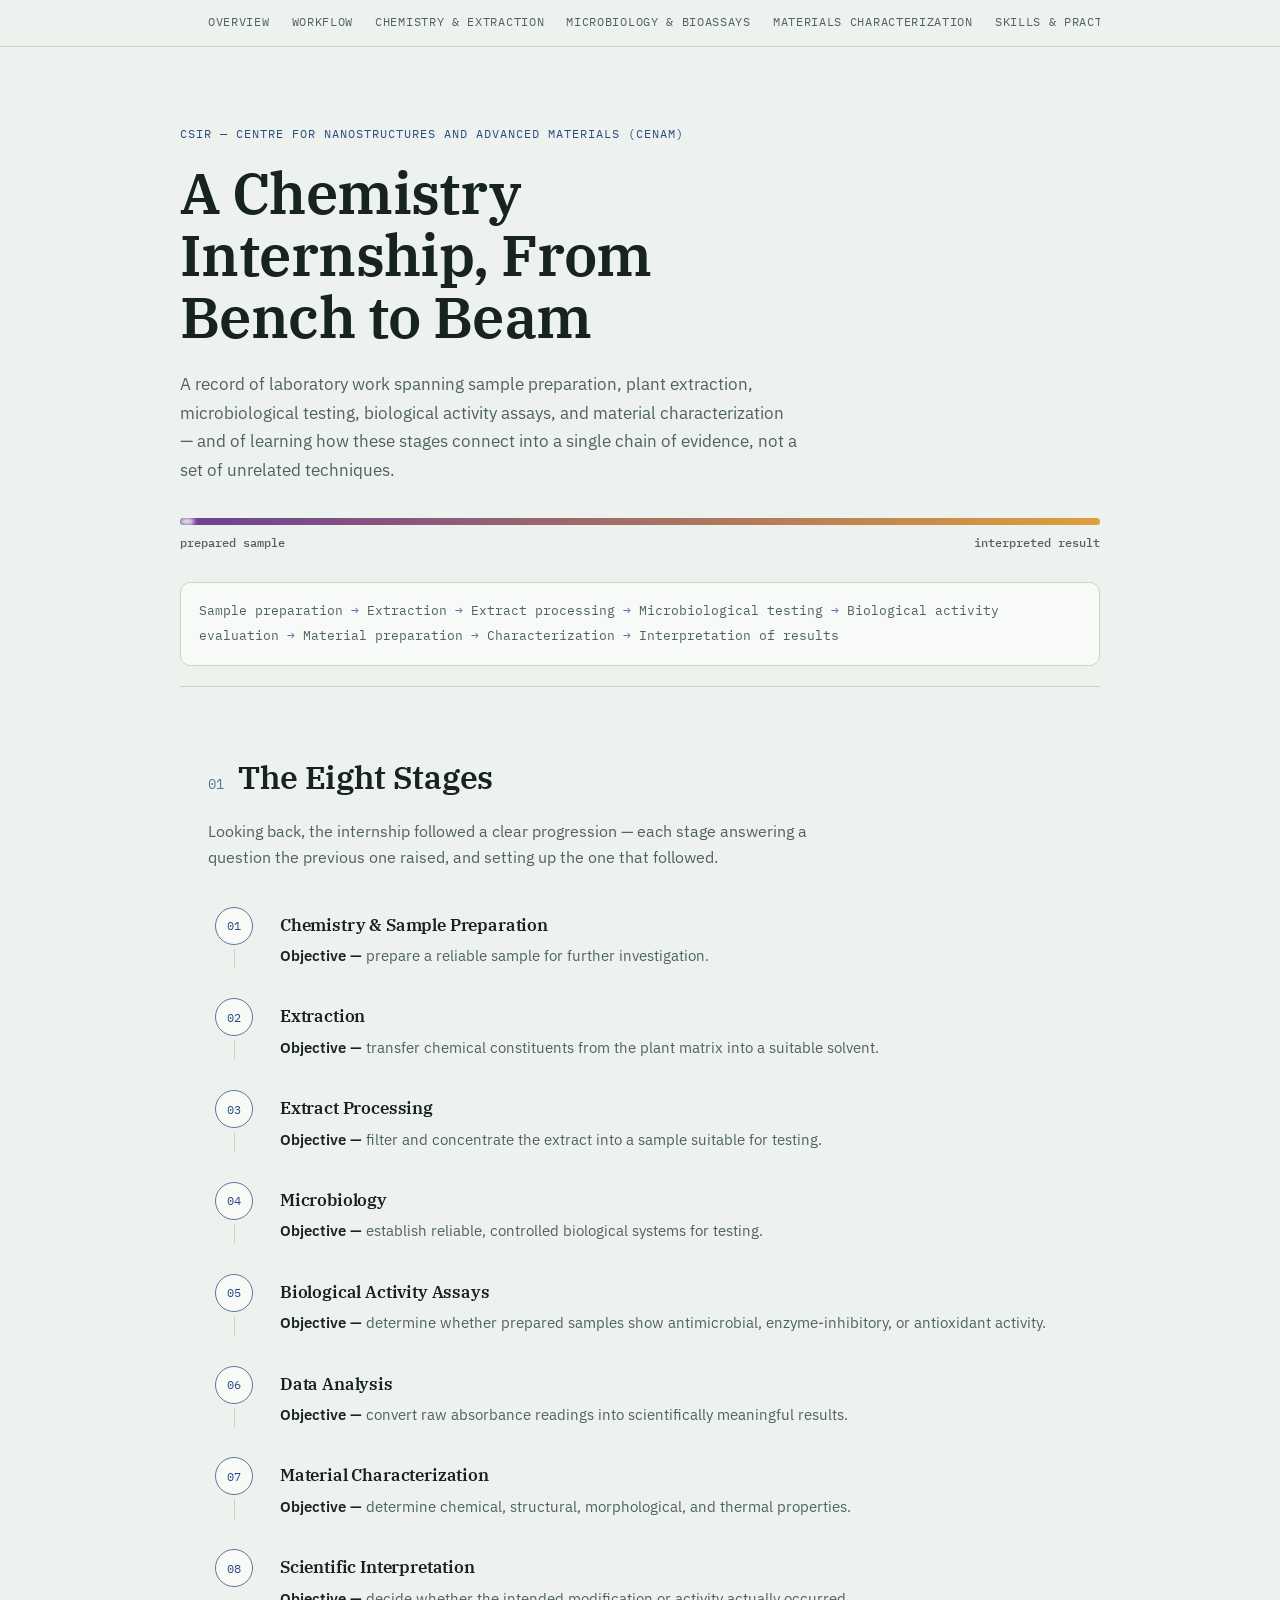
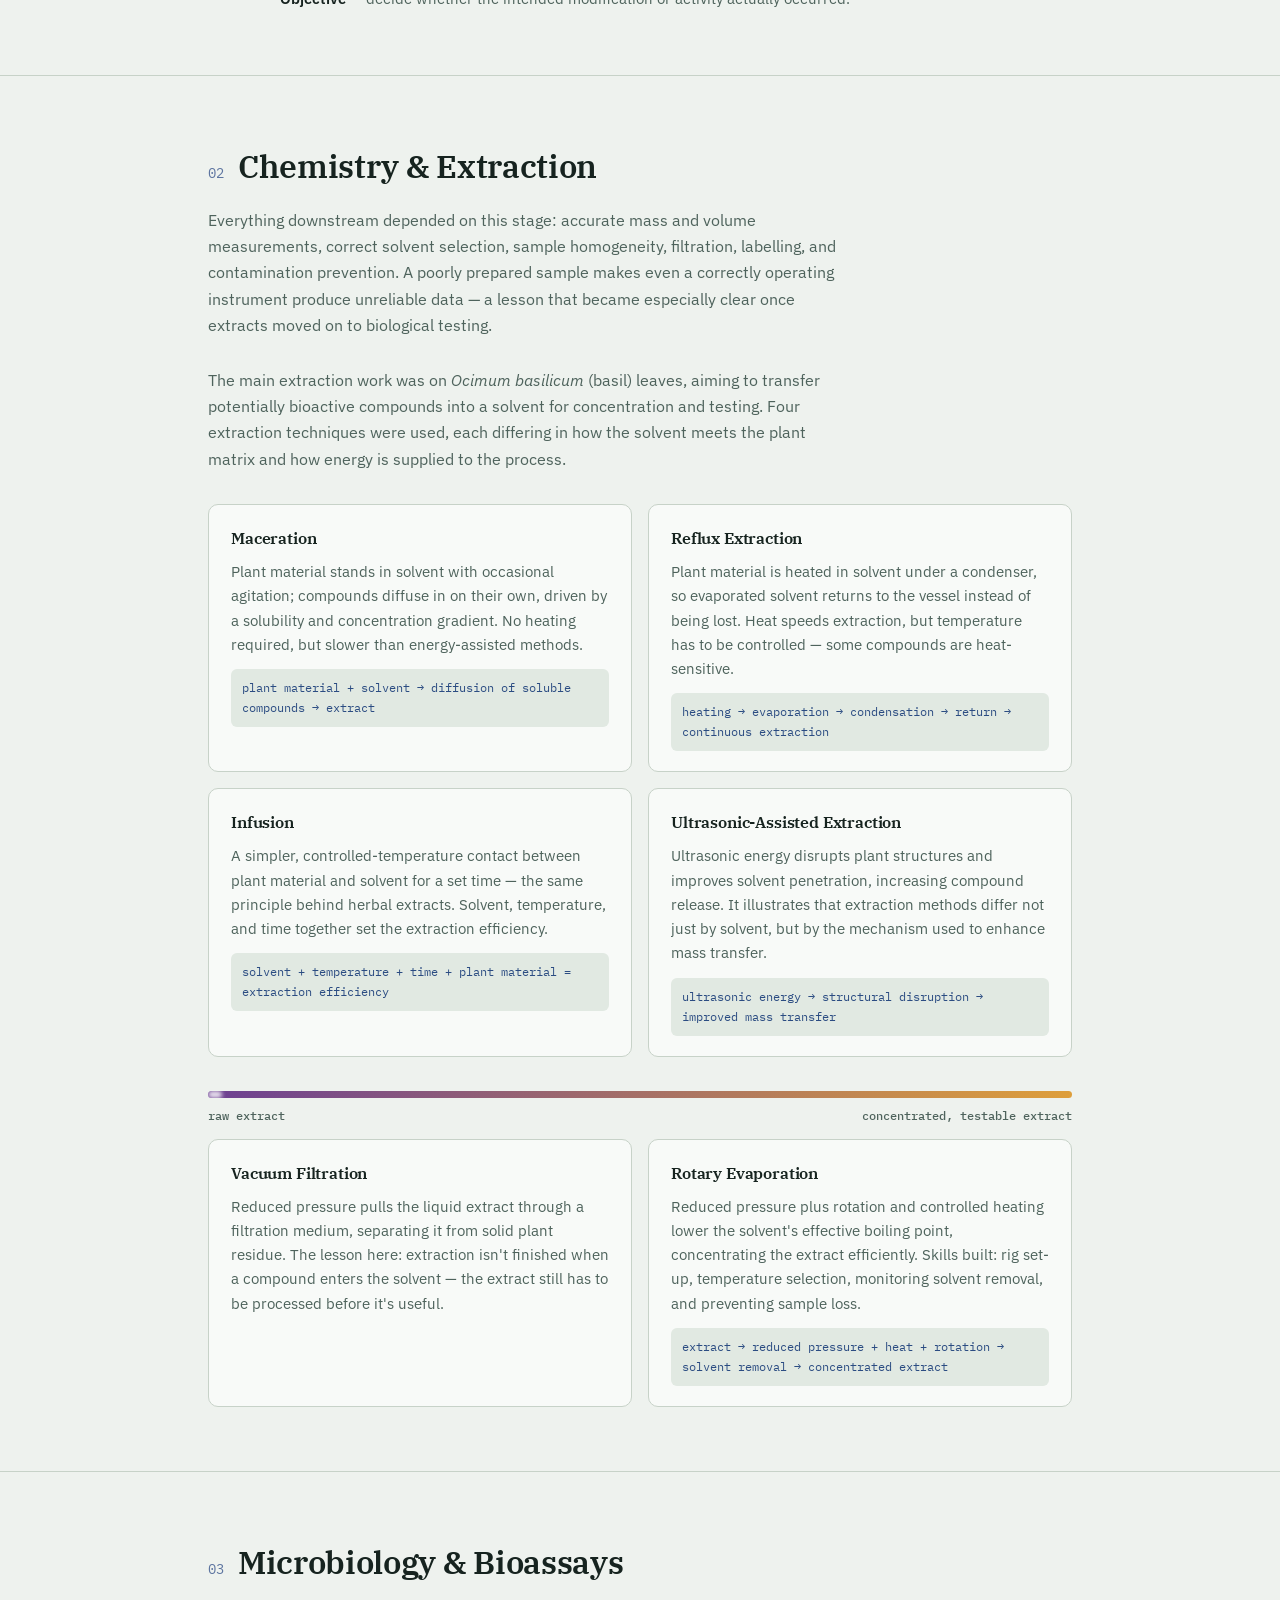
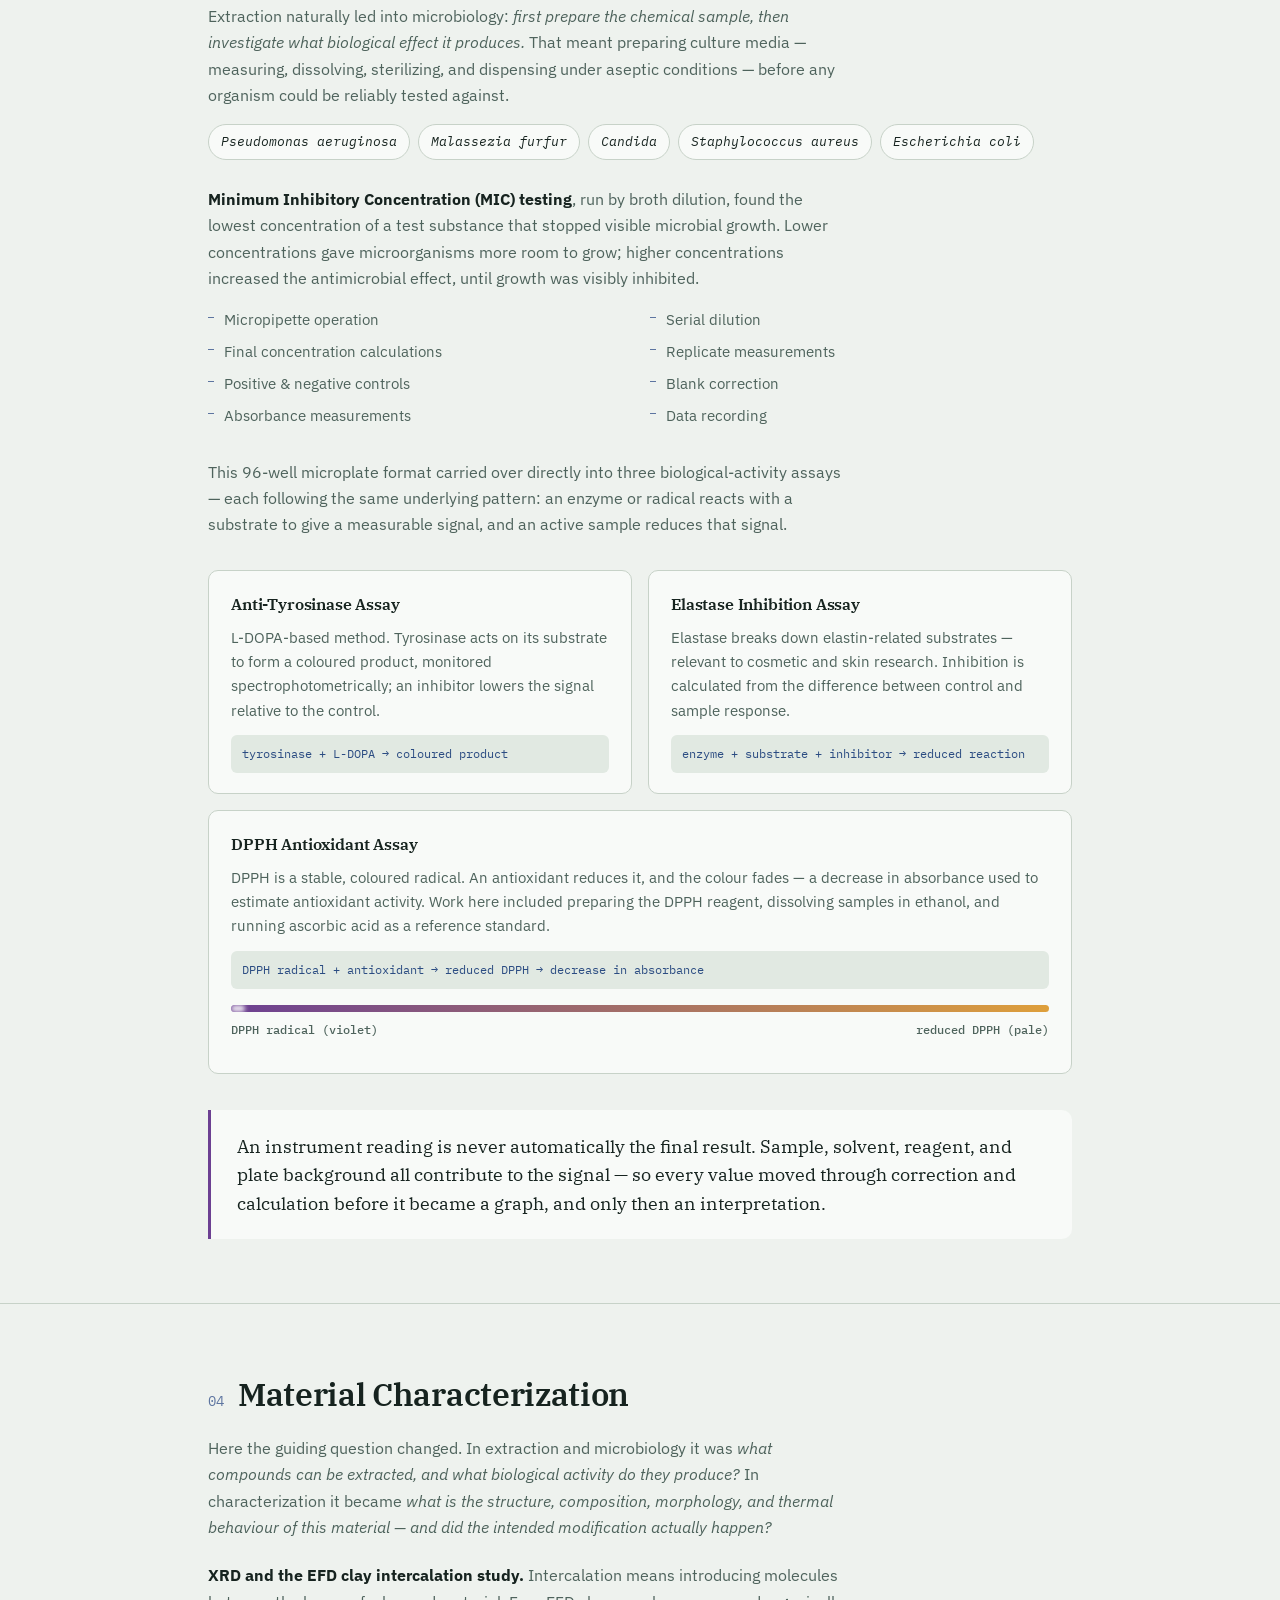
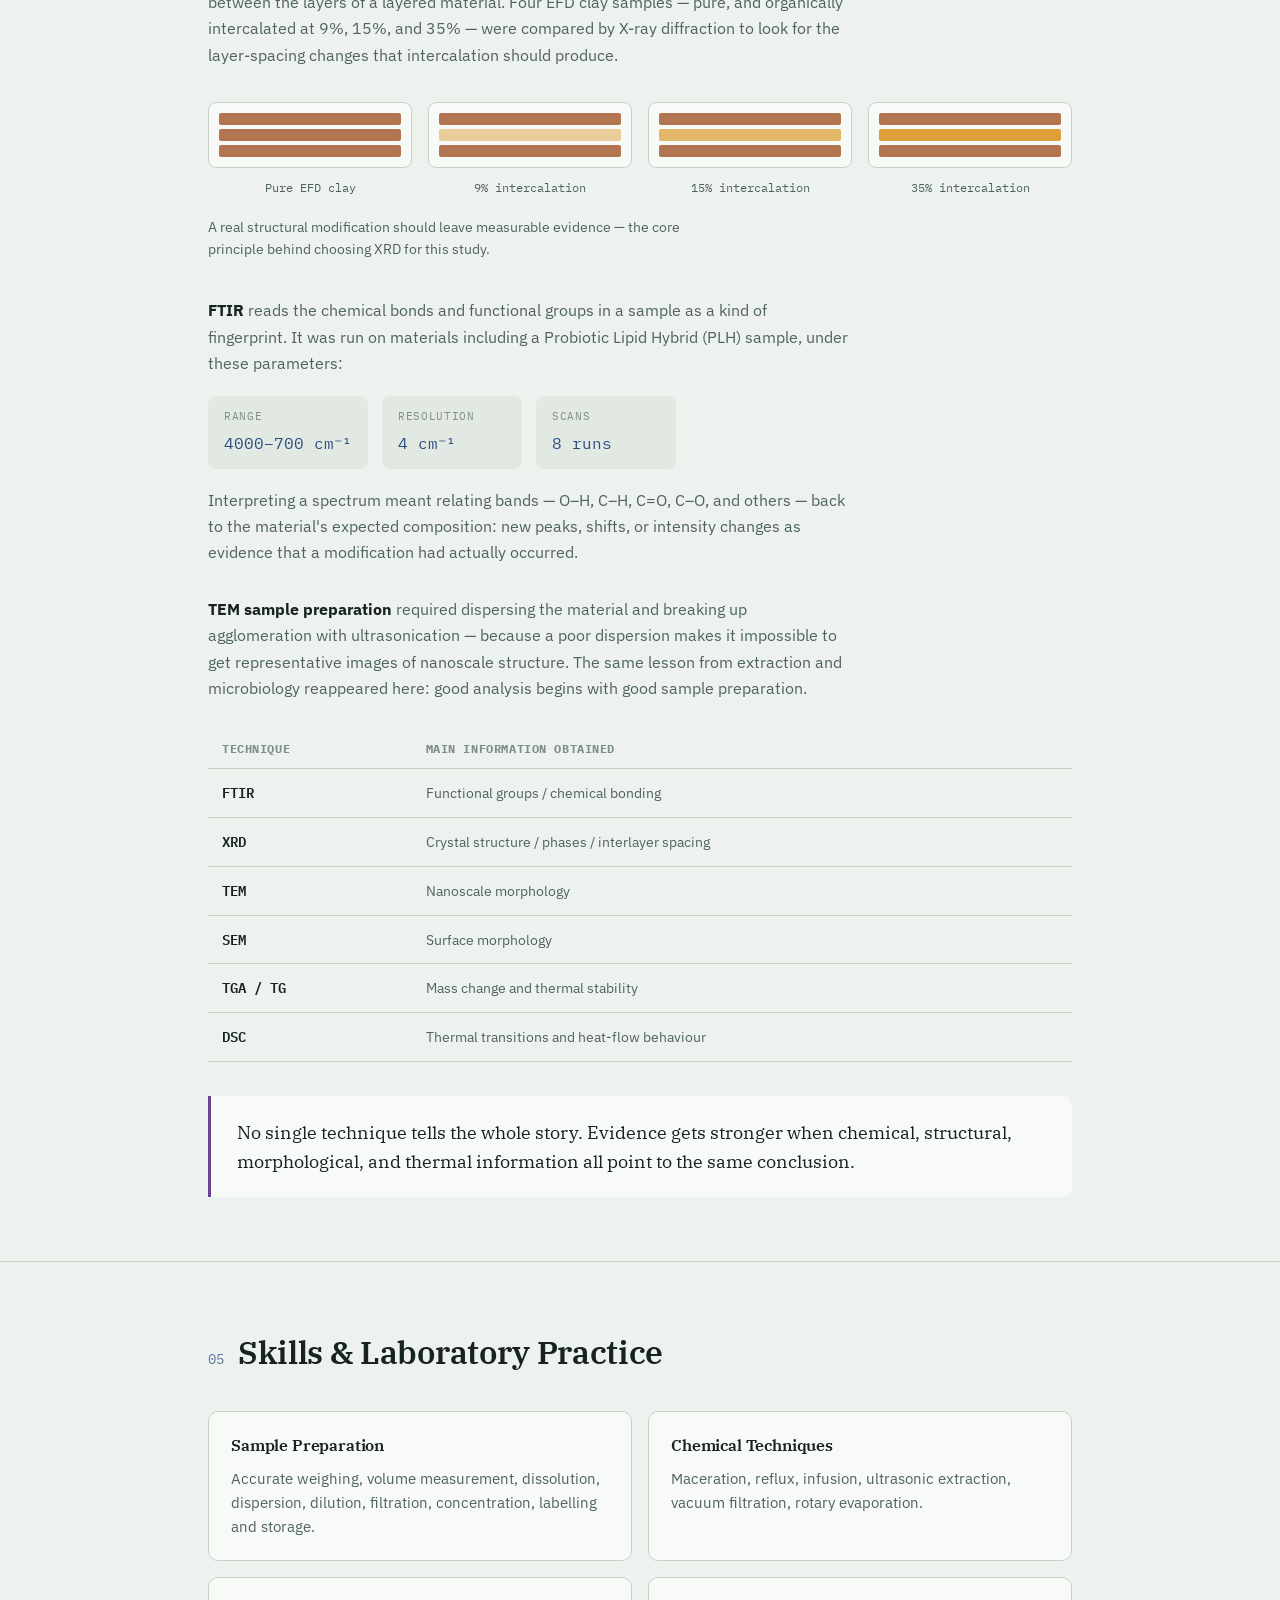
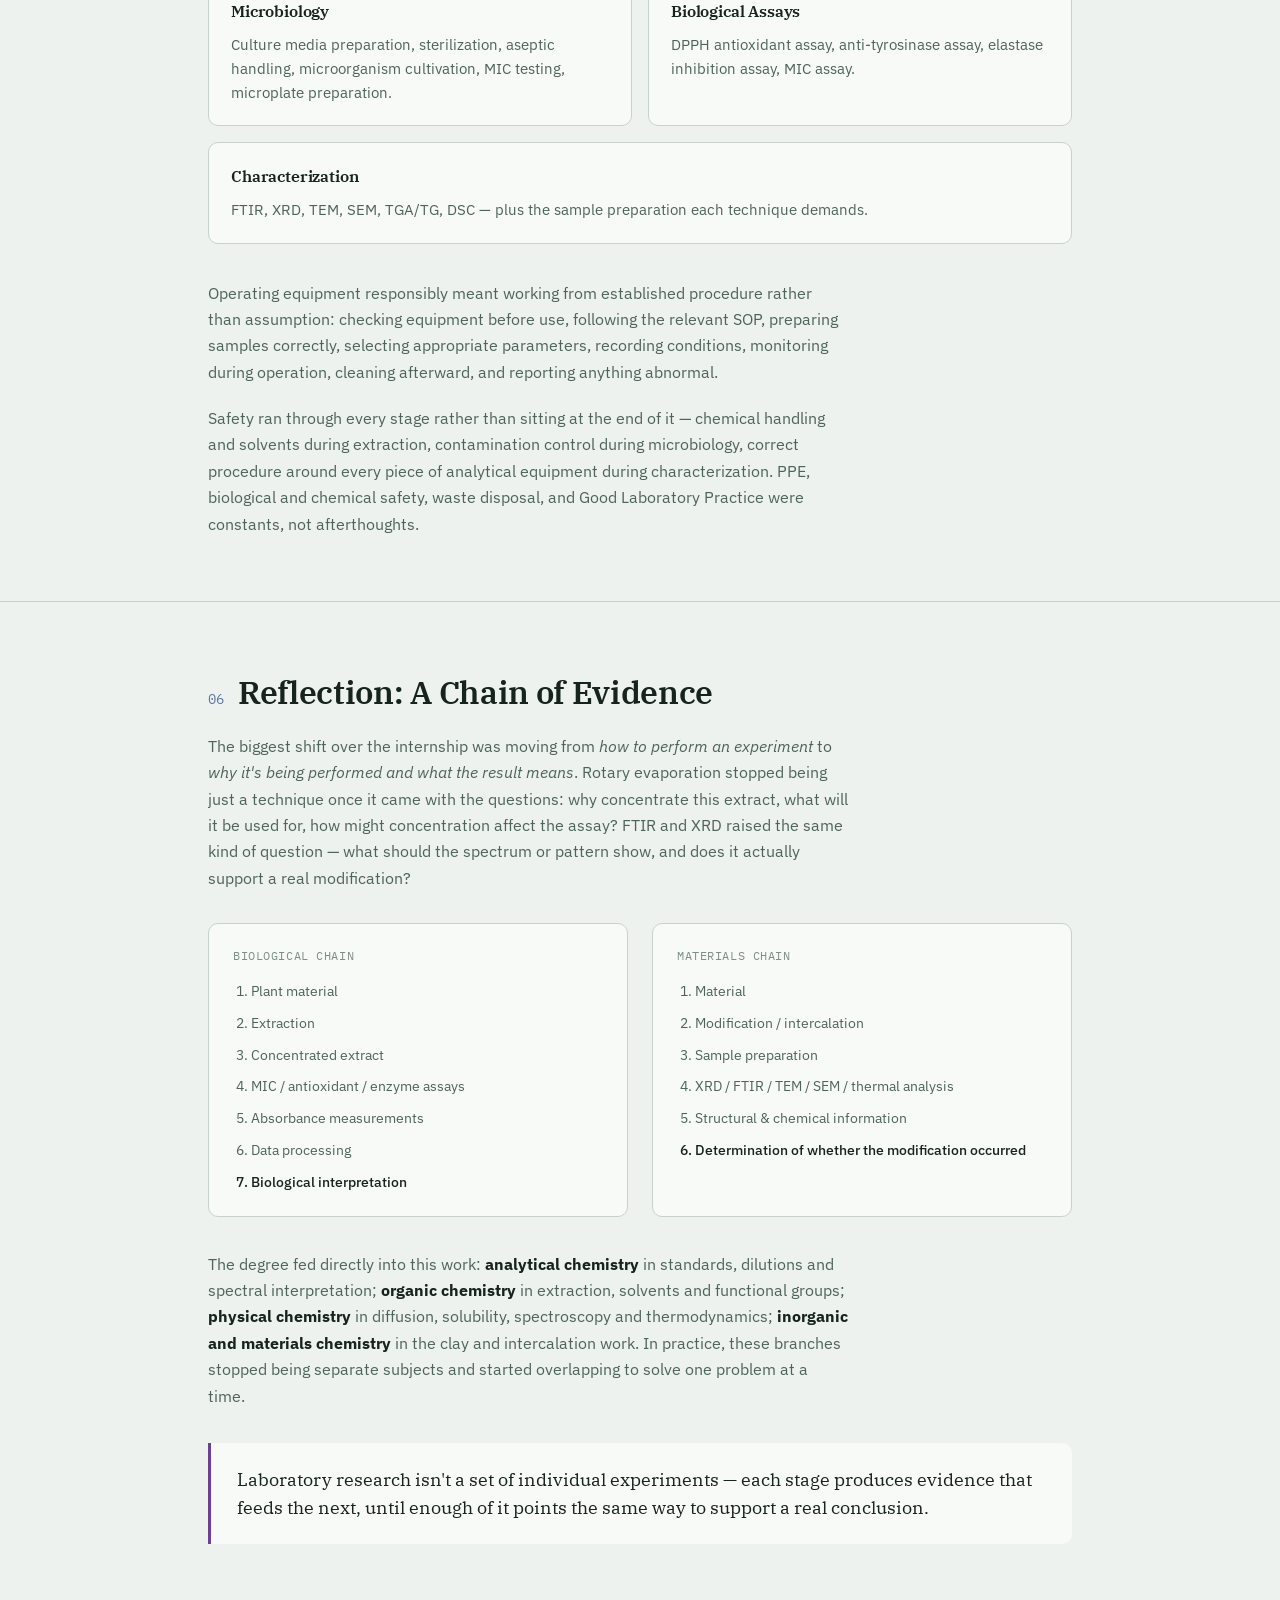
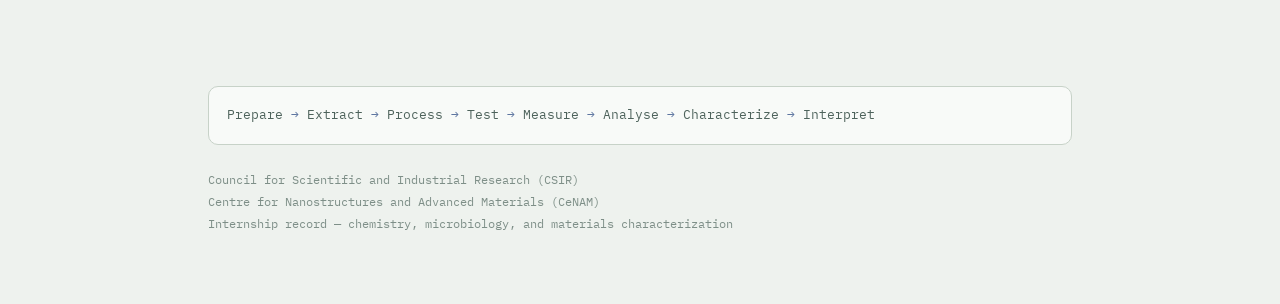
<file: chemistryintern.html>
<!DOCTYPE html>
<html lang="en">
<head>
<meta charset="UTF-8">
<meta name="viewport" content="width=device-width, initial-scale=1.0">
<title>A Chemistry Internship at CSIR · CeNAM</title>
<link rel="preconnect" href="https://fonts.googleapis.com">
<link rel="preconnect" href="https://fonts.gstatic.com" crossorigin>
<link href="https://fonts.googleapis.com/css2?family=IBM+Plex+Serif:wght@400;500;600;700&family=IBM+Plex+Sans:wght@400;500;600;700&family=IBM+Plex+Mono:wght@400;500;600&display=swap" rel="stylesheet">
<style>
  :root{
    --paper:#EEF2EE;
    --paper-deep:#E1E9E2;
    --panel:#F8FAF8;
    --ink:#16231F;
    --ink-soft:#4E635C;
    --ink-faint:#7E8F88;
    --line:#C7D2C8;
    --cobalt:#2B4C82;
    --cobalt-soft:#5D75A0;
    --violet:#6C4092;
    --amber:#DE9F3B;
    --clay:#A85F35;
    --radius:10px;
    --maxw:920px;
  }

  *{box-sizing:border-box;}
  html{scroll-behavior:smooth;}
  @media (prefers-reduced-motion: reduce){
    html{scroll-behavior:auto;}
    *{animation-duration:0.001ms !important; animation-iteration-count:1 !important; transition-duration:0.001ms !important;}
  }

  body{
    margin:0;
    background:var(--paper);
    color:var(--ink);
    font-family:'IBM Plex Sans', sans-serif;
    line-height:1.65;
    -webkit-font-smoothing:antialiased;
  }

  h1,h2,h3,h4{
    font-family:'IBM Plex Serif', serif;
    font-weight:600;
    color:var(--ink);
    margin:0;
    letter-spacing:-0.01em;
  }

  .mono{
    font-family:'IBM Plex Mono', monospace;
  }

  a{color:var(--cobalt);}

  .wrap{
    max-width:var(--maxw);
    margin:0 auto;
    padding:0 28px;
  }

  /* ---------- NAV ---------- */
  nav.top{
    position:sticky; top:0; z-index:50;
    background:rgba(238,242,238,0.92);
    backdrop-filter:blur(6px);
    border-bottom:1px solid var(--line);
  }
  nav.top .inner{
    max-width:var(--maxw);
    margin:0 auto;
    padding:12px 28px;
    display:flex;
    gap:22px;
    overflow-x:auto;
    scrollbar-width:none;
  }
  nav.top .inner::-webkit-scrollbar{display:none;}
  nav.top a{
    font-family:'IBM Plex Mono', monospace;
    font-size:0.72rem;
    letter-spacing:0.06em;
    text-transform:uppercase;
    color:var(--ink-soft);
    text-decoration:none;
    white-space:nowrap;
    padding-bottom:2px;
    border-bottom:1px solid transparent;
    transition:color .15s, border-color .15s;
  }
  nav.top a:hover{ color:var(--cobalt); border-color:var(--cobalt-soft); }

  /* ---------- READOUT (recurring transformation motif) ---------- */
  .readout{
    margin:34px 0 14px 0;
  }
  .readout .bar{
    position:relative;
    height:7px;
    border-radius:99px;
    background:linear-gradient(90deg, var(--violet) 0%, var(--amber) 100%);
    overflow:hidden;
  }
  .readout .bar::after{
    content:"";
    position:absolute; top:0; bottom:0; left:0;
    width:14px; border-radius:99px;
    background:rgba(255,255,255,0.85);
    filter:blur(2px);
    animation:sweep 5.5s ease-in-out infinite;
  }
  @keyframes sweep{
    0%{ left:-14px; }
    45%{ left:calc(100% - 4px); }
    50%{ left:calc(100% - 4px); }
    95%{ left:-14px; }
    100%{ left:-14px; }
  }
  .readout .labels{
    display:flex; justify-content:space-between;
    margin-top:8px;
    font-family:'IBM Plex Mono', monospace;
    font-size:0.72rem;
    color:var(--ink-faint);
  }
  .readout .labels b{ color:var(--ink-soft); font-weight:500; }

  /* ---------- HERO ---------- */
  header.hero{
    padding:76px 0 20px 0;
    border-bottom:1px solid var(--line);
  }
  .eyebrow{
    font-family:'IBM Plex Mono', monospace;
    font-size:0.78rem;
    letter-spacing:0.08em;
    text-transform:uppercase;
    color:var(--cobalt);
    margin-bottom:18px;
  }
  h1.title{
    font-size:clamp(2.3rem, 5.2vw, 3.6rem);
    line-height:1.08;
    max-width:14ch;
  }
  .hero p.lede{
    margin-top:22px;
    max-width:62ch;
    font-size:1.08rem;
    color:var(--ink-soft);
  }
  .pipeline-string{
    margin-top:30px;
    font-family:'IBM Plex Mono', monospace;
    font-size:0.82rem;
    color:var(--ink-soft);
    line-height:1.9;
    background:var(--panel);
    border:1px solid var(--line);
    border-radius:var(--radius);
    padding:16px 18px;
  }
  .pipeline-string .arrow{ color:var(--cobalt-soft); }

  /* ---------- SECTIONS ---------- */
  section{
    padding:64px 0;
    border-bottom:1px solid var(--line);
  }
  section:last-of-type{ border-bottom:none; }

  .section-head{
    display:flex;
    align-items:baseline;
    gap:14px;
    margin-bottom:8px;
  }
  .section-num{
    font-family:'IBM Plex Mono', monospace;
    font-size:0.85rem;
    color:var(--cobalt-soft);
  }
  h2.section-title{ font-size:clamp(1.5rem, 3vw, 2rem); }
  .section-intro{
    color:var(--ink-soft);
    max-width:64ch;
    margin-top:14px;
  }

  /* ---------- WORKFLOW TIMELINE ---------- */
  .timeline{
    margin-top:36px;
    display:flex;
    flex-direction:column;
  }
  .stage{
    display:grid;
    grid-template-columns:52px 1fr;
    gap:20px;
    position:relative;
    padding-bottom:30px;
  }
  .stage:last-child{ padding-bottom:0; }
  .stage .rail{
    display:flex;
    flex-direction:column;
    align-items:center;
  }
  .stage .dot{
    width:38px; height:38px;
    border-radius:50%;
    background:var(--panel);
    border:1.5px solid var(--cobalt-soft);
    display:flex; align-items:center; justify-content:center;
    font-family:'IBM Plex Mono', monospace;
    font-size:0.72rem;
    color:var(--cobalt);
    flex-shrink:0;
  }
  .stage .line{
    flex:1;
    width:1px;
    background:var(--line);
    margin-top:4px;
  }
  .stage:last-child .line{ display:none; }
  .stage .content{ padding-top:4px; }
  .stage h3{ font-size:1.08rem; margin-bottom:5px; }
  .stage .objective{
    font-size:0.92rem;
    color:var(--ink-soft);
  }
  .stage .objective b{ color:var(--ink); font-weight:600; }

  /* ---------- CARD GRID ---------- */
  .grid{
    display:grid;
    grid-template-columns:repeat(2, 1fr);
    gap:16px;
    margin-top:32px;
  }
  @media (max-width:640px){ .grid{ grid-template-columns:1fr; } }

  .card{
    background:var(--panel);
    border:1px solid var(--line);
    border-radius:var(--radius);
    padding:20px 22px;
  }
  .card h4{
    font-size:1.02rem;
    margin-bottom:8px;
  }
  .card p{
    margin:0;
    font-size:0.92rem;
    color:var(--ink-soft);
  }
  .card .formula{
    margin-top:12px;
    font-family:'IBM Plex Mono', monospace;
    font-size:0.78rem;
    color:var(--cobalt);
    background:var(--paper-deep);
    border-radius:6px;
    padding:9px 11px;
    line-height:1.6;
  }

  /* ---------- LISTS ---------- */
  ul.plain{
    margin:16px 0 0 0;
    padding:0;
    list-style:none;
    display:grid;
    grid-template-columns:repeat(2, 1fr);
    gap:8px 20px;
  }
  @media (max-width:640px){ ul.plain{ grid-template-columns:1fr; } }
  ul.plain li{
    font-size:0.92rem;
    color:var(--ink-soft);
    padding-left:16px;
    position:relative;
  }
  ul.plain li::before{
    content:"";
    position:absolute; left:0; top:0.62em;
    width:6px; height:1px;
    background:var(--cobalt-soft);
  }

  /* ---------- TAGS (organisms) ---------- */
  .tags{
    display:flex; flex-wrap:wrap; gap:8px;
    margin-top:16px;
  }
  .tag{
    font-family:'IBM Plex Mono', monospace;
    font-style:italic;
    font-size:0.82rem;
    color:var(--ink);
    background:var(--panel);
    border:1px solid var(--line);
    padding:6px 12px;
    border-radius:99px;
  }

  /* ---------- CLAY LAYER DIAGRAM ---------- */
  .clay-block{
    margin-top:34px;
    display:grid;
    grid-template-columns:repeat(4, 1fr);
    gap:16px;
  }
  @media (max-width:720px){ .clay-block{ grid-template-columns:repeat(2, 1fr);} }
  .clay-sample{
    text-align:center;
  }
  .clay-sample .stack{
    display:flex; flex-direction:column; gap:4px;
    border:1px solid var(--line);
    border-radius:8px;
    padding:10px;
    background:var(--panel);
  }
  .layer{
    height:12px;
    border-radius:2px;
    background:var(--clay);
    opacity:0.85;
  }
  .organic{
    height:12px;
    border-radius:2px;
    background:var(--amber);
  }
  .clay-sample .cap{
    margin-top:10px;
    font-family:'IBM Plex Mono', monospace;
    font-size:0.75rem;
    color:var(--ink-soft);
  }

  /* ---------- DATA CALLOUT (FTIR params) ---------- */
  .data-callout{
    margin-top:20px;
    display:flex;
    flex-wrap:wrap;
    gap:14px;
  }
  .datum{
    background:var(--paper-deep);
    border-radius:8px;
    padding:12px 16px;
    min-width:140px;
  }
  .datum .k{
    font-family:'IBM Plex Mono', monospace;
    font-size:0.68rem;
    text-transform:uppercase;
    letter-spacing:0.06em;
    color:var(--ink-faint);
  }
  .datum .v{
    font-family:'IBM Plex Mono', monospace;
    font-size:1rem;
    color:var(--cobalt);
    margin-top:4px;
  }

  /* ---------- TABLE ---------- */
  table.tech{
    width:100%;
    border-collapse:collapse;
    margin-top:28px;
    font-size:0.9rem;
  }
  table.tech th{
    text-align:left;
    font-family:'IBM Plex Mono', monospace;
    font-size:0.72rem;
    text-transform:uppercase;
    letter-spacing:0.05em;
    color:var(--ink-faint);
    padding:10px 14px;
    border-bottom:1px solid var(--line);
  }
  table.tech td{
    padding:12px 14px;
    border-bottom:1px solid var(--line);
    color:var(--ink-soft);
    vertical-align:top;
  }
  table.tech td.name{
    color:var(--ink);
    font-weight:600;
    font-family:'IBM Plex Mono', monospace;
    font-size:0.85rem;
    white-space:nowrap;
  }

  /* ---------- DEGREE CONNECTION ---------- */
  .connect-grid{
    display:grid;
    grid-template-columns:repeat(4, 1fr);
    gap:14px;
    margin-top:30px;
  }
  @media (max-width:820px){ .connect-grid{ grid-template-columns:repeat(2, 1fr);} }
  @media (max-width:480px){ .connect-grid{ grid-template-columns:1fr;} }
  .connect-card{
    border-top:2px solid var(--cobalt-soft);
    padding-top:12px;
  }
  .connect-card h4{
    font-size:0.9rem;
    font-family:'IBM Plex Mono', monospace;
    font-weight:600;
    color:var(--cobalt);
    text-transform:uppercase;
    letter-spacing:0.02em;
  }
  .connect-card p{
    margin-top:8px;
    font-size:0.86rem;
    color:var(--ink-soft);
  }

  /* ---------- CHAIN (reflection) ---------- */
  .chains{
    display:grid;
    grid-template-columns:1fr 1fr;
    gap:24px;
    margin-top:32px;
  }
  @media (max-width:720px){ .chains{ grid-template-columns:1fr; } }
  .chain{
    background:var(--panel);
    border:1px solid var(--line);
    border-radius:var(--radius);
    padding:22px 24px;
  }
  .chain .chain-title{
    font-family:'IBM Plex Mono', monospace;
    font-size:0.72rem;
    text-transform:uppercase;
    letter-spacing:0.05em;
    color:var(--ink-faint);
    margin-bottom:14px;
  }
  .chain ol{
    margin:0; padding-left:18px;
    font-size:0.9rem;
    color:var(--ink-soft);
  }
  .chain ol li{ margin-bottom:8px; }
  .chain ol li:last-child{ margin-bottom:0; color:var(--ink); font-weight:500; }

  blockquote.lesson{
    margin:34px 0 0 0;
    padding:22px 26px;
    border-left:3px solid var(--violet);
    background:var(--panel);
    border-radius:0 var(--radius) var(--radius) 0;
    font-family:'IBM Plex Serif', serif;
    font-size:1.15rem;
    line-height:1.55;
    color:var(--ink);
  }

  /* ---------- FOOTER ---------- */
  footer{
    padding:48px 0 70px 0;
  }
  footer .pipeline-string{ margin-bottom:24px; }
  footer .meta{
    font-family:'IBM Plex Mono', monospace;
    font-size:0.76rem;
    color:var(--ink-faint);
    line-height:1.8;
  }

  p{ margin:0 0 0 0; }
  .stack-v > * + *{ margin-top:14px; }
</style>
</head>
<body>

<nav class="top">
  <div class="inner">
    <a href="#overview">Overview</a>
    <a href="#workflow">Workflow</a>
    <a href="#chemistry">Chemistry &amp; Extraction</a>
    <a href="#microbiology">Microbiology &amp; Bioassays</a>
    <a href="#materials">Materials Characterization</a>
    <a href="#skills">Skills &amp; Practice</a>
    <a href="#reflection">Reflection</a>
  </div>
</nav>

<header class="hero wrap" id="overview">
  <div class="eyebrow">CSIR — Centre for Nanostructures and Advanced Materials (CeNAM)</div>
  <h1 class="title">A Chemistry Internship, From Bench to Beam</h1>
  <p class="lede">
    A record of laboratory work spanning sample preparation, plant extraction, microbiological
    testing, biological activity assays, and material characterization — and of learning how
    these stages connect into a single chain of evidence, not a set of unrelated techniques.
  </p>

  <div class="readout">
    <div class="bar"></div>
    <div class="labels"><span><b>prepared sample</b></span><span><b>interpreted result</b></span></div>
  </div>

  <div class="pipeline-string">
    Sample preparation <span class="arrow">→</span> Extraction <span class="arrow">→</span> Extract processing <span class="arrow">→</span>
    Microbiological testing <span class="arrow">→</span> Biological activity evaluation <span class="arrow">→</span>
    Material preparation <span class="arrow">→</span> Characterization <span class="arrow">→</span> Interpretation of results
  </div>
</header>

<!-- ============ WORKFLOW ============ -->
<section id="workflow">
  <div class="wrap">
    <div class="section-head">
      <span class="section-num">01</span>
      <h2 class="section-title">The Eight Stages</h2>
    </div>
    <p class="section-intro">
      Looking back, the internship followed a clear progression — each stage answering a question
      the previous one raised, and setting up the one that followed.
    </p>

    <div class="timeline">
      <div class="stage">
        <div class="rail"><div class="dot">01</div><div class="line"></div></div>
        <div class="content"><h3>Chemistry &amp; Sample Preparation</h3>
          <p class="objective"><b>Objective —</b> prepare a reliable sample for further investigation.</p></div>
      </div>
      <div class="stage">
        <div class="rail"><div class="dot">02</div><div class="line"></div></div>
        <div class="content"><h3>Extraction</h3>
          <p class="objective"><b>Objective —</b> transfer chemical constituents from the plant matrix into a suitable solvent.</p></div>
      </div>
      <div class="stage">
        <div class="rail"><div class="dot">03</div><div class="line"></div></div>
        <div class="content"><h3>Extract Processing</h3>
          <p class="objective"><b>Objective —</b> filter and concentrate the extract into a sample suitable for testing.</p></div>
      </div>
      <div class="stage">
        <div class="rail"><div class="dot">04</div><div class="line"></div></div>
        <div class="content"><h3>Microbiology</h3>
          <p class="objective"><b>Objective —</b> establish reliable, controlled biological systems for testing.</p></div>
      </div>
      <div class="stage">
        <div class="rail"><div class="dot">05</div><div class="line"></div></div>
        <div class="content"><h3>Biological Activity Assays</h3>
          <p class="objective"><b>Objective —</b> determine whether prepared samples show antimicrobial, enzyme-inhibitory, or antioxidant activity.</p></div>
      </div>
      <div class="stage">
        <div class="rail"><div class="dot">06</div><div class="line"></div></div>
        <div class="content"><h3>Data Analysis</h3>
          <p class="objective"><b>Objective —</b> convert raw absorbance readings into scientifically meaningful results.</p></div>
      </div>
      <div class="stage">
        <div class="rail"><div class="dot">07</div><div class="line"></div></div>
        <div class="content"><h3>Material Characterization</h3>
          <p class="objective"><b>Objective —</b> determine chemical, structural, morphological, and thermal properties.</p></div>
      </div>
      <div class="stage">
        <div class="rail"><div class="dot">08</div></div>
        <div class="content"><h3>Scientific Interpretation</h3>
          <p class="objective"><b>Objective —</b> decide whether the intended modification or activity actually occurred.</p></div>
      </div>
    </div>
  </div>
</section>

<!-- ============ CHEMISTRY & EXTRACTION ============ -->
<section id="chemistry">
  <div class="wrap">
    <div class="section-head">
      <span class="section-num">02</span>
      <h2 class="section-title">Chemistry &amp; Extraction</h2>
    </div>
    <p class="section-intro">
      Everything downstream depended on this stage: accurate mass and volume measurements, correct
      solvent selection, sample homogeneity, filtration, labelling, and contamination prevention.
      A poorly prepared sample makes even a correctly operating instrument produce unreliable data —
      a lesson that became especially clear once extracts moved on to biological testing.
    </p>

    <p class="section-intro" style="margin-top:28px;">
      The main extraction work was on <em>Ocimum basilicum</em> (basil) leaves, aiming to transfer
      potentially bioactive compounds into a solvent for concentration and testing. Four extraction
      techniques were used, each differing in how the solvent meets the plant matrix and how energy
      is supplied to the process.
    </p>

    <div class="grid">
      <div class="card">
        <h4>Maceration</h4>
        <p>Plant material stands in solvent with occasional agitation; compounds diffuse in on their own, driven by a solubility and concentration gradient. No heating required, but slower than energy-assisted methods.</p>
        <div class="formula">plant material + solvent → diffusion of soluble compounds → extract</div>
      </div>
      <div class="card">
        <h4>Reflux Extraction</h4>
        <p>Plant material is heated in solvent under a condenser, so evaporated solvent returns to the vessel instead of being lost. Heat speeds extraction, but temperature has to be controlled — some compounds are heat-sensitive.</p>
        <div class="formula">heating → evaporation → condensation → return → continuous extraction</div>
      </div>
      <div class="card">
        <h4>Infusion</h4>
        <p>A simpler, controlled-temperature contact between plant material and solvent for a set time — the same principle behind herbal extracts. Solvent, temperature, and time together set the extraction efficiency.</p>
        <div class="formula">solvent + temperature + time + plant material = extraction efficiency</div>
      </div>
      <div class="card">
        <h4>Ultrasonic-Assisted Extraction</h4>
        <p>Ultrasonic energy disrupts plant structures and improves solvent penetration, increasing compound release. It illustrates that extraction methods differ not just by solvent, but by the mechanism used to enhance mass transfer.</p>
        <div class="formula">ultrasonic energy → structural disruption → improved mass transfer</div>
      </div>
    </div>

    <div class="readout">
      <div class="bar"></div>
      <div class="labels"><span><b>raw extract</b></span><span><b>concentrated, testable extract</b></span></div>
    </div>

    <div class="grid" style="margin-top:8px;">
      <div class="card">
        <h4>Vacuum Filtration</h4>
        <p>Reduced pressure pulls the liquid extract through a filtration medium, separating it from solid plant residue. The lesson here: extraction isn't finished when a compound enters the solvent — the extract still has to be processed before it's useful.</p>
      </div>
      <div class="card">
        <h4>Rotary Evaporation</h4>
        <p>Reduced pressure plus rotation and controlled heating lower the solvent's effective boiling point, concentrating the extract efficiently. Skills built: rig set-up, temperature selection, monitoring solvent removal, and preventing sample loss.</p>
        <div class="formula">extract → reduced pressure + heat + rotation → solvent removal → concentrated extract</div>
      </div>
    </div>
  </div>
</section>

<!-- ============ MICROBIOLOGY & BIOASSAYS ============ -->
<section id="microbiology">
  <div class="wrap">
    <div class="section-head">
      <span class="section-num">03</span>
      <h2 class="section-title">Microbiology &amp; Bioassays</h2>
    </div>
    <p class="section-intro">
      Extraction naturally led into microbiology: <em>first prepare the chemical sample, then
      investigate what biological effect it produces.</em> That meant preparing culture media —
      measuring, dissolving, sterilizing, and dispensing under aseptic conditions — before any
      organism could be reliably tested against.
    </p>

    <div class="tags">
      <span class="tag">Pseudomonas aeruginosa</span>
      <span class="tag">Malassezia furfur</span>
      <span class="tag">Candida</span>
      <span class="tag">Staphylococcus aureus</span>
      <span class="tag">Escherichia coli</span>
    </div>

    <p class="section-intro" style="margin-top:26px;">
      <b style="color:var(--ink);">Minimum Inhibitory Concentration (MIC) testing</b>, run by broth
      dilution, found the lowest concentration of a test substance that stopped visible microbial
      growth. Lower concentrations gave microorganisms more room to grow; higher concentrations
      increased the antimicrobial effect, until growth was visibly inhibited.
    </p>

    <ul class="plain">
      <li>Micropipette operation</li>
      <li>Serial dilution</li>
      <li>Final concentration calculations</li>
      <li>Replicate measurements</li>
      <li>Positive &amp; negative controls</li>
      <li>Blank correction</li>
      <li>Absorbance measurements</li>
      <li>Data recording</li>
    </ul>

    <p class="section-intro" style="margin-top:30px;">
      This 96-well microplate format carried over directly into three biological-activity assays —
      each following the same underlying pattern: an enzyme or radical reacts with a substrate to
      give a measurable signal, and an active sample reduces that signal.
    </p>

    <div class="grid">
      <div class="card">
        <h4>Anti-Tyrosinase Assay</h4>
        <p>L-DOPA-based method. Tyrosinase acts on its substrate to form a coloured product, monitored spectrophotometrically; an inhibitor lowers the signal relative to the control.</p>
        <div class="formula">tyrosinase + L-DOPA → coloured product</div>
      </div>
      <div class="card">
        <h4>Elastase Inhibition Assay</h4>
        <p>Elastase breaks down elastin-related substrates — relevant to cosmetic and skin research. Inhibition is calculated from the difference between control and sample response.</p>
        <div class="formula">enzyme + substrate + inhibitor → reduced reaction</div>
      </div>
    </div>

    <div class="card" style="margin-top:16px;">
      <h4>DPPH Antioxidant Assay</h4>
      <p>DPPH is a stable, coloured radical. An antioxidant reduces it, and the colour fades — a decrease in absorbance used to estimate antioxidant activity. Work here included preparing the DPPH reagent, dissolving samples in ethanol, and running ascorbic acid as a reference standard.</p>
      <div class="formula">DPPH radical + antioxidant → reduced DPPH → decrease in absorbance</div>
      <div class="readout" style="margin-top:16px;">
        <div class="bar"></div>
        <div class="labels"><span><b>DPPH radical (violet)</b></span><span><b>reduced DPPH (pale)</b></span></div>
      </div>
    </div>

    <blockquote class="lesson" style="margin-top:36px;">
      An instrument reading is never automatically the final result. Sample, solvent, reagent, and
      plate background all contribute to the signal — so every value moved through correction and
      calculation before it became a graph, and only then an interpretation.
    </blockquote>
  </div>
</section>

<!-- ============ MATERIALS CHARACTERIZATION ============ -->
<section id="materials">
  <div class="wrap">
    <div class="section-head">
      <span class="section-num">04</span>
      <h2 class="section-title">Material Characterization</h2>
    </div>
    <p class="section-intro">
      Here the guiding question changed. In extraction and microbiology it was <em>what compounds
      can be extracted, and what biological activity do they produce?</em> In characterization it
      became <em>what is the structure, composition, morphology, and thermal behaviour of this
      material — and did the intended modification actually happen?</em>
    </p>

    <p class="section-intro" style="margin-top:22px;">
      <b style="color:var(--ink);">XRD and the EFD clay intercalation study.</b> Intercalation means
      introducing molecules between the layers of a layered material. Four EFD clay samples — pure,
      and organically intercalated at 9%, 15%, and 35% — were compared by X-ray diffraction to look
      for the layer-spacing changes that intercalation should produce.
    </p>

    <div class="clay-block">
      <div class="clay-sample">
        <div class="stack"><div class="layer"></div><div class="layer"></div><div class="layer"></div></div>
        <div class="cap">Pure EFD clay</div>
      </div>
      <div class="clay-sample">
        <div class="stack"><div class="layer"></div><div class="organic" style="opacity:0.5;"></div><div class="layer"></div></div>
        <div class="cap">9% intercalation</div>
      </div>
      <div class="clay-sample">
        <div class="stack"><div class="layer"></div><div class="organic" style="opacity:0.75;"></div><div class="layer"></div></div>
        <div class="cap">15% intercalation</div>
      </div>
      <div class="clay-sample">
        <div class="stack"><div class="layer"></div><div class="organic"></div><div class="layer"></div></div>
        <div class="cap">35% intercalation</div>
      </div>
    </div>
    <p class="section-intro" style="margin-top:18px; font-size:0.86rem;">
      A real structural modification should leave measurable evidence — the core principle behind
      choosing XRD for this study.
    </p>

    <p class="section-intro" style="margin-top:36px;">
      <b style="color:var(--ink);">FTIR</b> reads the chemical bonds and functional groups in a
      sample as a kind of fingerprint. It was run on materials including a Probiotic Lipid Hybrid
      (PLH) sample, under these parameters:
    </p>
    <div class="data-callout">
      <div class="datum"><div class="k">Range</div><div class="v">4000–700 cm⁻¹</div></div>
      <div class="datum"><div class="k">Resolution</div><div class="v">4 cm⁻¹</div></div>
      <div class="datum"><div class="k">Scans</div><div class="v">8 runs</div></div>
    </div>
    <p class="section-intro" style="margin-top:18px;">
      Interpreting a spectrum meant relating bands — O–H, C–H, C=O, C–O, and others — back to the
      material's expected composition: new peaks, shifts, or intensity changes as evidence that a
      modification had actually occurred.
    </p>

    <p class="section-intro" style="margin-top:30px;">
      <b style="color:var(--ink);">TEM sample preparation</b> required dispersing the material and
      breaking up agglomeration with ultrasonication — because a poor dispersion makes it impossible
      to get representative images of nanoscale structure. The same lesson from extraction and
      microbiology reappeared here: good analysis begins with good sample preparation.
    </p>

    <table class="tech">
      <tr><th>Technique</th><th>Main information obtained</th></tr>
      <tr><td class="name">FTIR</td><td>Functional groups / chemical bonding</td></tr>
      <tr><td class="name">XRD</td><td>Crystal structure / phases / interlayer spacing</td></tr>
      <tr><td class="name">TEM</td><td>Nanoscale morphology</td></tr>
      <tr><td class="name">SEM</td><td>Surface morphology</td></tr>
      <tr><td class="name">TGA / TG</td><td>Mass change and thermal stability</td></tr>
      <tr><td class="name">DSC</td><td>Thermal transitions and heat-flow behaviour</td></tr>
    </table>

    <blockquote class="lesson">
      No single technique tells the whole story. Evidence gets stronger when chemical, structural,
      morphological, and thermal information all point to the same conclusion.
    </blockquote>
  </div>
</section>

<!-- ============ SKILLS & PRACTICE ============ -->
<section id="skills">
  <div class="wrap">
    <div class="section-head">
      <span class="section-num">05</span>
      <h2 class="section-title">Skills &amp; Laboratory Practice</h2>
    </div>

    <div class="grid">
      <div class="card">
        <h4>Sample Preparation</h4>
        <p>Accurate weighing, volume measurement, dissolution, dispersion, dilution, filtration, concentration, labelling and storage.</p>
      </div>
      <div class="card">
        <h4>Chemical Techniques</h4>
        <p>Maceration, reflux, infusion, ultrasonic extraction, vacuum filtration, rotary evaporation.</p>
      </div>
      <div class="card">
        <h4>Microbiology</h4>
        <p>Culture media preparation, sterilization, aseptic handling, microorganism cultivation, MIC testing, microplate preparation.</p>
      </div>
      <div class="card">
        <h4>Biological Assays</h4>
        <p>DPPH antioxidant assay, anti-tyrosinase assay, elastase inhibition assay, MIC assay.</p>
      </div>
      <div class="card" style="grid-column: span 2;">
        <h4>Characterization</h4>
        <p>FTIR, XRD, TEM, SEM, TGA/TG, DSC — plus the sample preparation each technique demands.</p>
      </div>
    </div>

    <p class="section-intro" style="margin-top:36px;">
      Operating equipment responsibly meant working from established procedure rather than
      assumption: checking equipment before use, following the relevant SOP, preparing samples
      correctly, selecting appropriate parameters, recording conditions, monitoring during
      operation, cleaning afterward, and reporting anything abnormal.
    </p>

    <p class="section-intro" style="margin-top:20px;">
      Safety ran through every stage rather than sitting at the end of it — chemical handling and
      solvents during extraction, contamination control during microbiology, correct procedure
      around every piece of analytical equipment during characterization. PPE, biological and
      chemical safety, waste disposal, and Good Laboratory Practice were constants, not
      afterthoughts.
    </p>
  </div>
</section>

<!-- ============ REFLECTION ============ -->
<section id="reflection">
  <div class="wrap">
    <div class="section-head">
      <span class="section-num">06</span>
      <h2 class="section-title">Reflection: A Chain of Evidence</h2>
    </div>
    <p class="section-intro">
      The biggest shift over the internship was moving from <em>how to perform an experiment</em>
      to <em>why it's being performed and what the result means</em>. Rotary evaporation stopped
      being just a technique once it came with the questions: why concentrate this extract, what
      will it be used for, how might concentration affect the assay? FTIR and XRD raised the same
      kind of question — what should the spectrum or pattern show, and does it actually support a
      real modification?
    </p>

    <div class="chains">
      <div class="chain">
        <div class="chain-title">Biological Chain</div>
        <ol>
          <li>Plant material</li>
          <li>Extraction</li>
          <li>Concentrated extract</li>
          <li>MIC / antioxidant / enzyme assays</li>
          <li>Absorbance measurements</li>
          <li>Data processing</li>
          <li>Biological interpretation</li>
        </ol>
      </div>
      <div class="chain">
        <div class="chain-title">Materials Chain</div>
        <ol>
          <li>Material</li>
          <li>Modification / intercalation</li>
          <li>Sample preparation</li>
          <li>XRD / FTIR / TEM / SEM / thermal analysis</li>
          <li>Structural &amp; chemical information</li>
          <li>Determination of whether the modification occurred</li>
        </ol>
      </div>
    </div>

    <p class="section-intro" style="margin-top:34px;">
      The degree fed directly into this work: <b style="color:var(--ink);">analytical chemistry</b>
      in standards, dilutions and spectral interpretation; <b style="color:var(--ink);">organic
      chemistry</b> in extraction, solvents and functional groups; <b style="color:var(--ink);">physical
      chemistry</b> in diffusion, solubility, spectroscopy and thermodynamics; <b style="color:var(--ink);">inorganic
      and materials chemistry</b> in the clay and intercalation work. In practice, these branches
      stopped being separate subjects and started overlapping to solve one problem at a time.
    </p>

    <blockquote class="lesson">
      Laboratory research isn't a set of individual experiments — each stage produces evidence that
      feeds the next, until enough of it points the same way to support a real conclusion.
    </blockquote>
  </div>
</section>

<footer>
  <div class="wrap">
    <div class="pipeline-string">
      Prepare <span class="arrow">→</span> Extract <span class="arrow">→</span> Process <span class="arrow">→</span>
      Test <span class="arrow">→</span> Measure <span class="arrow">→</span> Analyse <span class="arrow">→</span>
      Characterize <span class="arrow">→</span> Interpret
    </div>
    <div class="meta">
      Council for Scientific and Industrial Research (CSIR)<br>
      Centre for Nanostructures and Advanced Materials (CeNAM)<br>
      Internship record — chemistry, microbiology, and materials characterization
    </div>
  </div>
</footer>
<script src="track.js"></script>
</body>
</html>
</file>
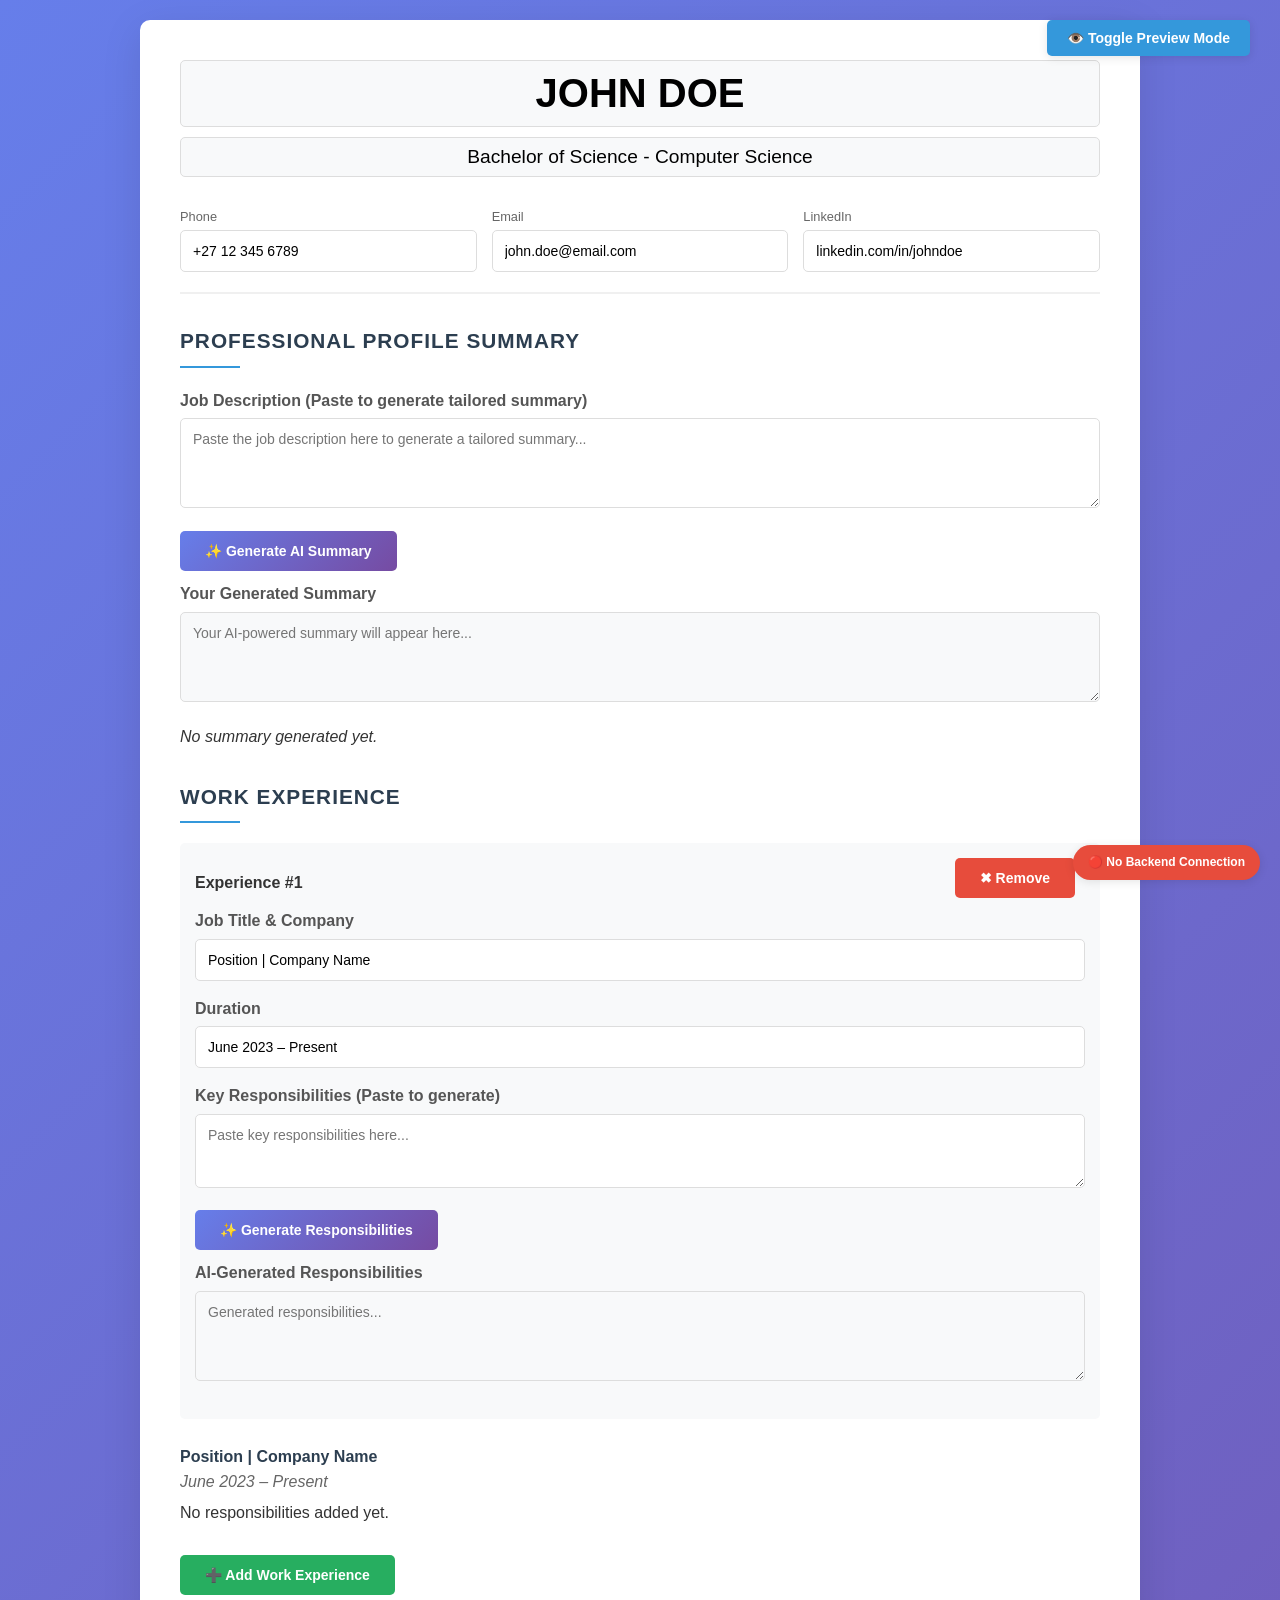
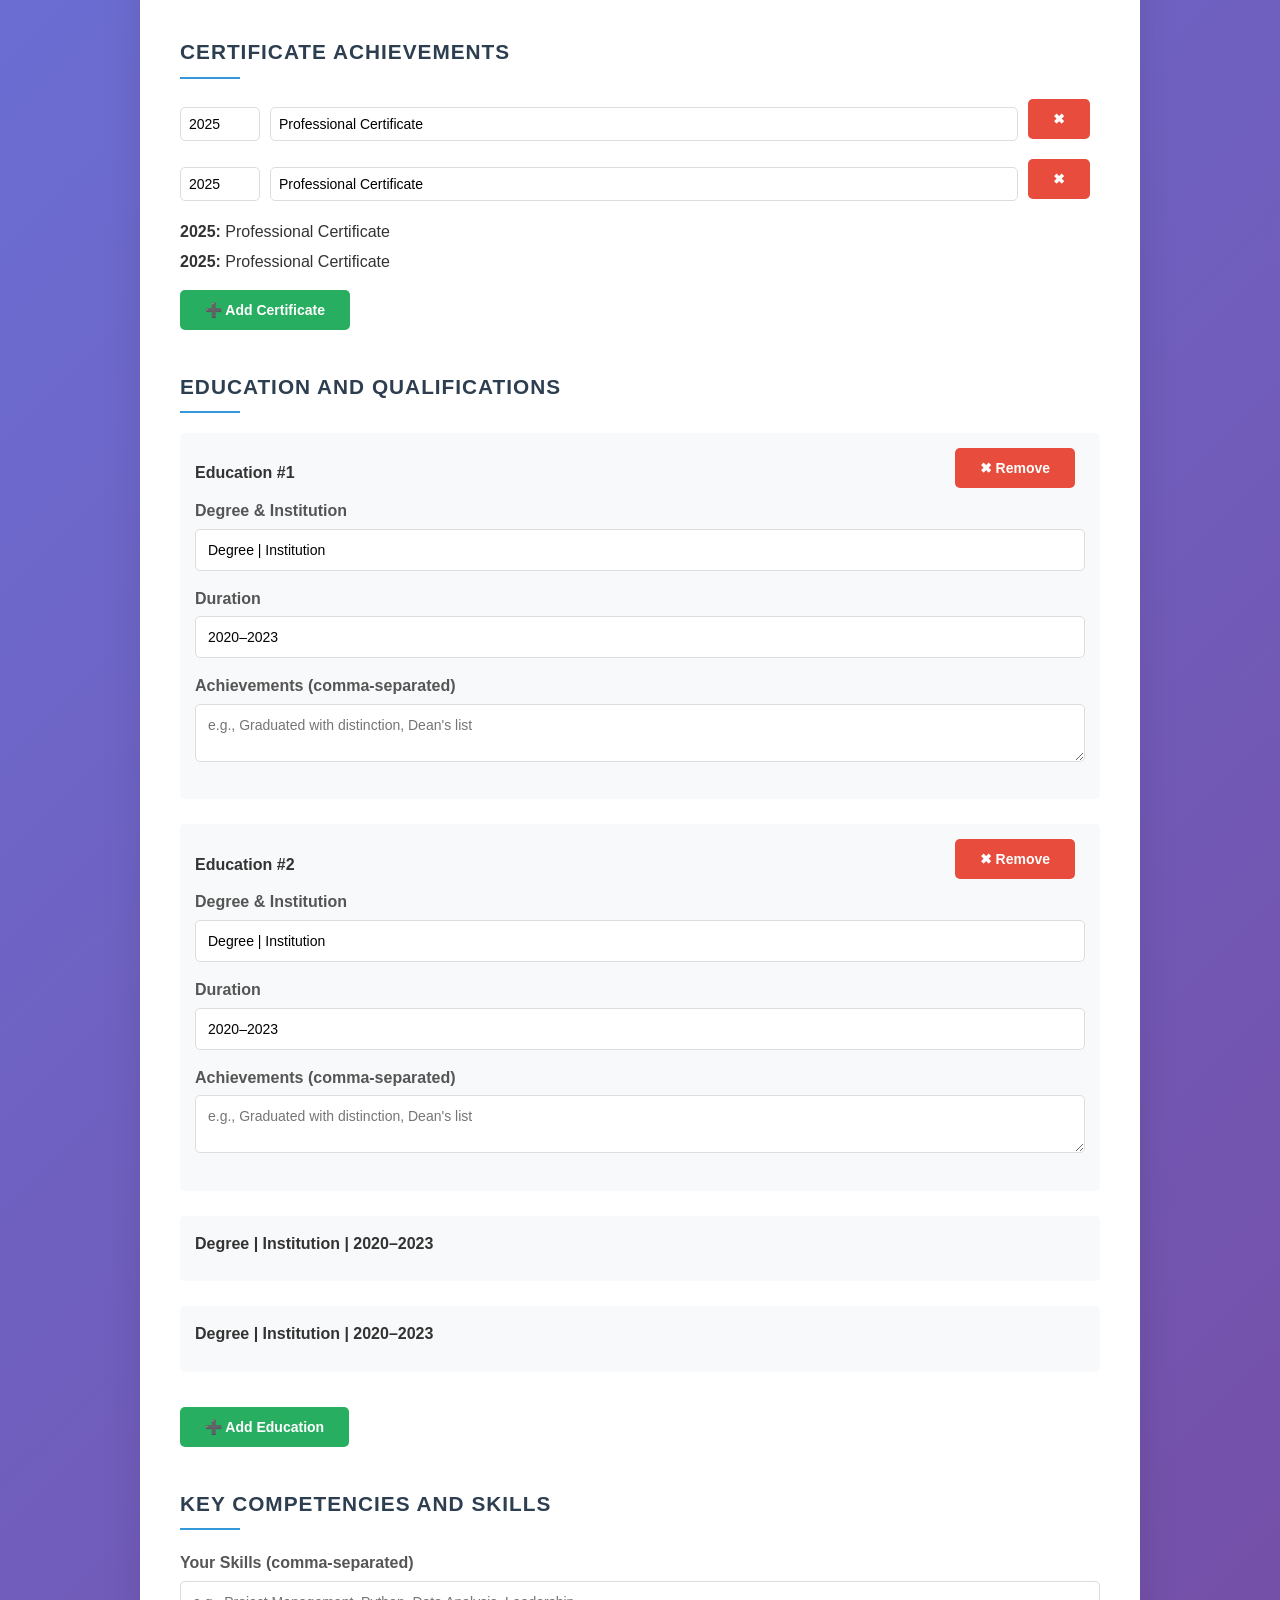
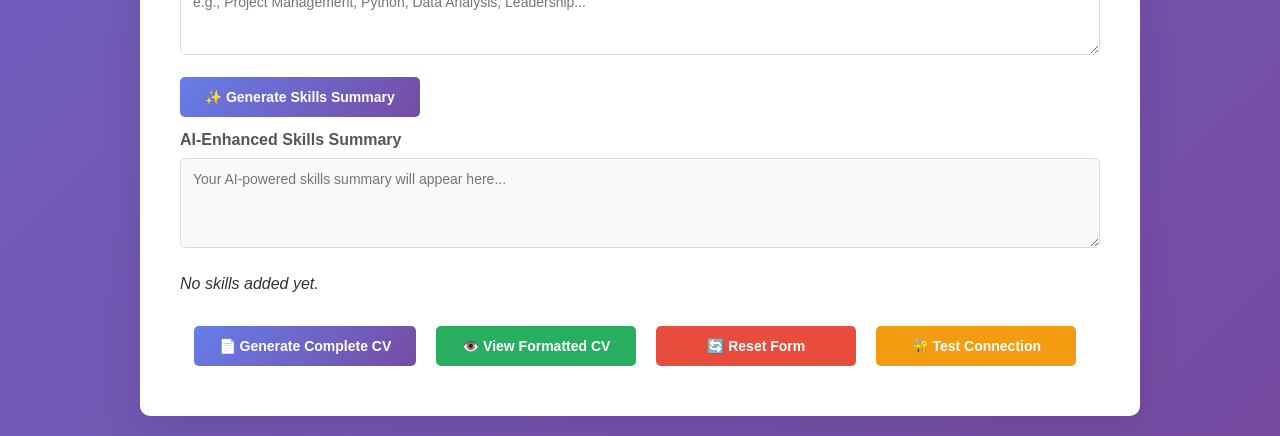
<file: authetication/Users CV/index_user.html>
<!DOCTYPE html>
<html lang="en">
<head>
    <meta charset="UTF-8">
    <title>Professional CV Builder | Customizable Template</title>
    <meta name="viewport" content="width=device-width, initial-scale=1.0">
    <style>
        * { margin: 0; padding: 0; box-sizing: border-box; }
        body { font-family: Arial, Helvetica, sans-serif; line-height: 1.6; color: #333; background: linear-gradient(135deg, #667eea 0%, #764ba2 100%); padding: 20px; }
        main { max-width: 1000px; margin: 0 auto; background: white; padding: 40px; border-radius: 10px; box-shadow: 0 10px 40px rgba(0,0,0,0.1); }
        header { text-align: center; margin-bottom: 30px; padding-bottom: 20px; border-bottom: 2px solid #f0f0f0; }
        #name, .preview-name { font-size: 2.5em; font-weight: bold; margin-bottom: 10px; color: #2c3e50; }
        #headline, .preview-headline { font-size: 1.2em; color: #666; margin-bottom: 15px; font-weight: normal; }
        .contact-info { display: flex; flex-wrap: wrap; justify-content: center; gap: 20px; color: #555; }
        .contact-info a { color: #3498db; text-decoration: none; }
        #name-input { font-size: 2.5em; font-weight: bold; border: 1px solid #ddd; text-align: center; width: 100%; padding: 10px; margin-bottom: 10px; background: #f8f9fa; border-radius: 5px; }
        #headline-input { font-size: 1.2em; border: 1px solid #ddd; text-align: center; width: 100%; padding: 8px; margin-bottom: 15px; background: #f8f9fa; border-radius: 5px; }
        .contact-grid { display: grid; grid-template-columns: repeat(auto-fit, minmax(250px, 1fr)); gap: 15px; margin-top: 15px; }
        .contact-item { display: flex; flex-direction: column; text-align: left; }
        .contact-item label { font-size: 0.8em; color: #666; margin-bottom: 3px; }
        .contact-item input { padding: 8px; border: 1px solid #ddd; border-radius: 4px; font-size: 0.9em; }
        section { margin-bottom: 30px; background: white; }
        h2 { color: #2c3e50; font-size: 1.3em; text-transform: uppercase; letter-spacing: 1px; }
        hr { border: none; border-top: 2px solid #3498db; margin: 8px 0 20px 0; width: 60px; }
        textarea, input[type="text"], input[type="email"], input[type="tel"] { width: 100%; padding: 12px; border: 1px solid #ddd; border-radius: 5px; font-family: inherit; font-size: 14px; transition: border-color 0.3s; }
        textarea:focus, input:focus { outline: none; border-color: #3498db; box-shadow: 0 0 5px rgba(52,152,219,0.3); }
        textarea[readonly] { background-color: #f8f9fa; cursor: default; }
        button { background: linear-gradient(135deg, #667eea 0%, #764ba2 100%); color: white; padding: 12px 25px; border: none; border-radius: 5px; cursor: pointer; font-size: 14px; font-weight: bold; transition: transform 0.2s, box-shadow 0.2s; margin-right: 10px; margin-bottom: 10px; }
        button:hover { transform: translateY(-2px); box-shadow: 0 5px 15px rgba(0,0,0,0.2); }
        .job, .edu-item { margin-bottom: 25px; padding: 15px; background: #f8f9fa; border-radius: 5px; }
        .edu-item p { font-weight: bold; margin-bottom: 10px; }
        ul { list-style-type: disc; margin-left: 20px; }
        li { margin-bottom: 5px; }
        .add-btn { background: #27ae60; margin-top: 10px; }
        .remove-btn { background: #e74c3c; }
        .input-group { margin-bottom: 15px; }
        .input-group label { display: block; margin-bottom: 5px; font-weight: bold; color: #555; }
        .certificate-item { display: grid; grid-template-columns: 80px 1fr auto; gap: 10px; margin-bottom: 10px; align-items: center; }
        .certificate-item input { padding: 8px; }
        .preview-toggle { position: fixed; top: 20px; right: 20px; background: #3498db; color: white; padding: 10px 20px; border-radius: 5px; cursor: pointer; z-index: 1000; border: none; box-shadow: 0 2px 10px rgba(0,0,0,0.1); }
        .preview-mode .edit-mode, .preview-mode input:not([readonly]), .preview-mode textarea:not([readonly]), .preview-mode button:not(.preview-toggle):not(.no-hide) { display: none !important; }
        .preview-mode .preview-mode-block { display: block !important; }
        .preview-mode .preview-mode-flex { display: flex !important; }
        .preview-header { display: none; }
        .preview-mode .preview-header { display: block; text-align: center; margin-bottom: 30px; }
        .preview-summary { margin-bottom: 20px; line-height: 1.6; }
        .preview-experience { margin-bottom: 20px; }
        .preview-job { margin-bottom: 20px; }
        .preview-job-title { font-weight: bold; color: #2c3e50; }
        .preview-date { color: #666; font-style: italic; margin-bottom: 5px; }
        .preview-certificates ul { list-style-type: none; margin-left: 0; }
        .preview-certificates li { margin-bottom: 5px; }
        .success-message { background: #27ae60; color: white; padding: 15px; border-radius: 5px; margin-bottom: 20px; text-align: center; animation: slideDown 0.5s ease; display: none; }
        .success-message a { color: white; font-weight: bold; text-decoration: underline; }
        @keyframes slideDown { from { transform: translateY(-20px); opacity: 0; } to { transform: translateY(0); opacity: 1; } }
        .nav-buttons { display: flex; justify-content: center; gap: 10px; margin-top: 30px; flex-wrap: wrap; }
        .nav-buttons button { min-width: 200px; }
        .view-cv-btn { background: #27ae60 !important; }
        .back-btn { background: #3498db !important; }
        .connection-status { position: fixed; bottom: 20px; right: 20px; padding: 8px 15px; border-radius: 20px; font-size: 12px; font-weight: bold; z-index: 1000; box-shadow: 0 2px 10px rgba(0,0,0,0.1); }
        .status-local { background: #27ae60; color: white; }
        .status-render { background: #3498db; color: white; }
        .status-error { background: #e74c3c; color: white; }
        @media (max-width: 768px) { main { padding: 20px; } .contact-grid { grid-template-columns: 1fr; } .nav-buttons { flex-direction: column; } .nav-buttons button { width: 100%; } }
    </style>
</head>
<body>

<button class="preview-toggle" onclick="togglePreview()">&#128065;&#65039; Toggle Preview Mode</button>
<div id="connection-status" class="connection-status status-local">&#128994; Checking connection...</div>

<main id="cv-content">
    <div id="success-message" class="success-message">
        &#9989; CV Generated Successfully! <a href="users_cvs.html" onclick="saveAllCVData()">Click here to view your formatted CV</a>
    </div>

    <header class="edit-mode">
        <input type="text" id="name-input" placeholder="Your Full Name" value="JOHN DOE">
        <input type="text" id="headline-input" placeholder="Professional Headline" value="Bachelor of Science - Computer Science">
        <div class="contact-grid">
            <div class="contact-item"><label>Phone</label><input type="tel" id="phone-input" placeholder="Phone Number" value="+27 12 345 6789"></div>
            <div class="contact-item"><label>Email</label><input type="email" id="email-input" placeholder="Email Address" value="john.doe@email.com"></div>
            <div class="contact-item"><label>LinkedIn</label><input type="text" id="linkedin-input" placeholder="LinkedIn Username" value="linkedin.com/in/johndoe"></div>
        </div>
    </header>

    <div class="preview-header">
        <h1 class="preview-name" id="preview-name">JOHN DOE</h1>
        <h3 class="preview-headline" id="preview-headline">Bachelor of Science - Computer Science</h3>
        <div class="contact-info">
            <span id="preview-phone">+27 12 345 6789</span>
            <span id="preview-email">john.doe@email.com</span>
            <span id="preview-linkedin">linkedin.com/in/johndoe</span>
        </div>
    </div>

    <section id="profile">
        <h2>Professional Profile Summary</h2><hr>
        <div class="edit-mode">
            <div class="input-group">
                <label>Job Description (Paste to generate tailored summary)</label>
                <textarea id="job-desc" placeholder="Paste the job description here to generate a tailored summary..." rows="4"></textarea>
            </div>
            <button onclick="generateSummary()">&#10024; Generate AI Summary</button>
            <div class="input-group">
                <label>Your Generated Summary</label>
                <textarea id="ai-summary" placeholder="Your AI-powered summary will appear here..." rows="4" readonly></textarea>
            </div>
        </div>
        <div class="preview-summary" id="preview-summary"></div>
    </section>

    <section id="experience">
        <h2>Work Experience</h2><hr>
        <div id="experience-container" class="edit-mode"></div>
        <div id="preview-experience" class="preview-experience"></div>
        <button onclick="addExperience()" class="add-btn edit-mode">&#10133; Add Work Experience</button>
    </section>

    <section id="certificates">
        <h2>Certificate Achievements</h2><hr>
        <div id="certificates-container" class="edit-mode"></div>
        <div id="preview-certificates" class="preview-certificates"></div>
        <button onclick="addCertificate()" class="add-btn edit-mode">&#10133; Add Certificate</button>
    </section>

    <section id="education">
        <h2>Education and Qualifications</h2><hr>
        <div id="education-container" class="edit-mode"></div>
        <div id="preview-education" class="preview-education"></div>
        <button onclick="addEducation()" class="add-btn edit-mode">&#10133; Add Education</button>
    </section>

    <section id="skills">
        <h2>Key Competencies and Skills</h2><hr>
        <div class="edit-mode">
            <div class="input-group">
                <label>Your Skills (comma-separated)</label>
                <textarea id="keySkills" placeholder="e.g., Project Management, Python, Data Analysis, Leadership..." rows="3"></textarea>
            </div>
            <button onclick="generateSkillSummary()">&#10024; Generate Skills Summary</button>
            <div class="input-group">
                <label>AI-Enhanced Skills Summary</label>
                <textarea id="skillSummary" placeholder="Your AI-powered skills summary will appear here..." rows="4" readonly></textarea>
            </div>
        </div>
        <div id="preview-skills" class="preview-skills"></div>
    </section>

    <div class="nav-buttons">
        <button onclick="generateAllSections()" class="no-hide">&#128196; Generate Complete CV</button>
        <button onclick="saveAndViewCV()" class="view-cv-btn no-hide">&#128065;&#65039; View Formatted CV</button>
        <button onclick="resetForm()" class="remove-btn no-hide">&#128260; Reset Form</button>
        <button onclick="testBackendConnection()" class="no-hide" style="background:#f39c12;">&#128272; Test Connection</button>
    </div>
</main>

<script>
    let experienceCount = 0, certificateCount = 0, educationCount = 0, isPreviewMode = false;

    // ── API CONFIG: auto-switches local vs live ──────────────────────────
    const BACKEND_URLS = {
        local:  'http://127.0.0.1:8000',
        render: 'https://cv-software-backend.onrender.com'
    };
    let activeBackend = (window.location.hostname === '127.0.0.1' ||
                         window.location.hostname === 'localhost') ? 'local' : 'render';
    let backendAvailable = { local: false, render: false };

    function updateStatusUI(backend) {
        const el = document.getElementById('connection-status');
        if (!el) return;
        if (backend === 'local')  { el.innerText = '🟢 Connected to Local Backend';  el.className = 'connection-status status-local'; }
        else if (backend === 'render') { el.innerText = '🔵 Connected to Render Backend'; el.className = 'connection-status status-render'; }
        else { el.innerText = '🔴 No Backend Connection'; el.className = 'connection-status status-error'; }
    }

    function getActiveBackendUrl() {
        return activeBackend ? BACKEND_URLS[activeBackend] : null;
    }

    // ── FIX 1: Test connection using real health endpoint ────────────────
    async function testBackendConnection() {
        updateStatusUI(null);
        document.getElementById('connection-status').innerText = '⏳ Testing...';

        async function ping(url) {
            try {
                const r = await fetch(`${url}/api/health/`, { method: 'GET', mode: 'cors', headers: { 'Accept': 'application/json' } });
                return r.ok || r.status === 401;
            } catch { return false; }
        }

        backendAvailable.local  = await ping(BACKEND_URLS.local);
        backendAvailable.render = await ping(BACKEND_URLS.render);

        if (backendAvailable.local)       activeBackend = 'local';
        else if (backendAvailable.render) activeBackend = 'render';
        else                              activeBackend = null;

        updateStatusUI(activeBackend);
        return activeBackend;
    }

    // ── FIX 2: Always send JWT token with every API request ──────────────
    async function makeApiRequest(endpoint, data, retryCount) {
        retryCount = retryCount || 0;
        const maxRetries = 1;

        if (!getActiveBackendUrl()) {
            await testBackendConnection();
            if (!activeBackend) throw new Error('No backend connection available');
        }

        // Read token from localStorage (set by loginform.html after login)
        const token = localStorage.getItem('access_token');
        const headers = { 'Content-Type': 'application/json' };
        if (token) headers['Authorization'] = 'Bearer ' + token;

        try {
            const response = await fetch(getActiveBackendUrl() + endpoint, {
                method: 'POST',
                headers: headers,
                body: JSON.stringify(data)
            });

            // FIX 3: Handle 401 clearly instead of showing confusing error
            if (response.status === 401) {
                updateStatusUI(null);
                document.getElementById('connection-status').innerText = '🔴 Not logged in';
                throw new Error('You are not logged in. Please open loginform.html and sign in first, then return to the CV builder.');
            }

            return response;

        } catch (error) {
            if (error.message.includes('not logged in') || error.message.includes('Authentication')) throw error;
            console.warn('Request to ' + activeBackend + ' failed:', error.message);

            backendAvailable[activeBackend] = false;
            if (activeBackend === 'local' && backendAvailable.render) {
                activeBackend = 'render'; updateStatusUI('render');
                return makeApiRequest(endpoint, data, retryCount + 1);
            } else if (activeBackend === 'render' && backendAvailable.local) {
                activeBackend = 'local'; updateStatusUI('local');
                return makeApiRequest(endpoint, data, retryCount + 1);
            } else if (retryCount < maxRetries) {
                await new Promise(r => setTimeout(r, 1000));
                return makeApiRequest(endpoint, data, retryCount + 1);
            }
            throw new Error('All backends unavailable');
        }
    }

    window.onload = async function() {
        loadSavedData();
        addExperience(); addCertificate(); addCertificate(); addEducation(); addEducation();
        updatePreview();
        await testBackendConnection();
    };

    function loadSavedData() {
        const savedSummary = localStorage.getItem('cv_summary');
        if (savedSummary) document.getElementById('ai-summary').value = savedSummary;
        const savedSkills = localStorage.getItem('skills_summary');
        if (savedSkills) document.getElementById('skillSummary').value = savedSkills;
        const savedCVData = localStorage.getItem('cv_data');
        if (savedCVData) {
            try {
                const data = JSON.parse(savedCVData);
                document.getElementById('name-input').value     = data.personal?.name     || 'JOHN DOE';
                document.getElementById('headline-input').value = data.personal?.headline || 'Bachelor of Science - Computer Science';
                document.getElementById('phone-input').value    = data.personal?.phone    || '+27 12 345 6789';
                document.getElementById('email-input').value    = data.personal?.email    || 'john.doe@email.com';
                document.getElementById('linkedin-input').value = data.personal?.linkedin || 'linkedin.com/in/johndoe';
            } catch(e) { console.log('Error loading saved data:', e); }
        }
    }

    function saveAllCVData() {
        const experienceData = [];
        for (let i = 0; i < experienceCount; i++) {
            experienceData.push({
                title: document.getElementById('exp-'+i+'-title')?.value || '',
                duration: document.getElementById('exp-'+i+'-duration')?.value || '',
                responsibilities: document.getElementById('exp-'+i+'-summary')?.value || document.getElementById('exp-'+i+'-desc')?.value || ''
            });
        }
        const certificateData = [];
        document.querySelectorAll('.certificate-item').forEach(item => {
            certificateData.push({ year: item.children[0]?.value || '', name: item.children[1]?.value || '' });
        });
        const educationData = [];
        for (let i = 0; i < educationCount; i++) {
            educationData.push({
                title: document.getElementById('edu-'+i+'-title')?.value || '',
                duration: document.getElementById('edu-'+i+'-duration')?.value || '',
                achievements: document.getElementById('edu-'+i+'-achievements')?.value || ''
            });
        }
        const cvData = {
            personal: {
                name: document.getElementById('name-input').value,
                headline: document.getElementById('headline-input').value,
                phone: document.getElementById('phone-input').value,
                email: document.getElementById('email-input').value,
                linkedin: document.getElementById('linkedin-input').value
            },
            summary: document.getElementById('ai-summary').value,
            experience: experienceData, certificates: certificateData,
            education: educationData,
            skills: document.getElementById('skillSummary').value || document.getElementById('keySkills').value
        };
        const cvDisplayData = {
            name: cvData.personal.name, headline: cvData.personal.headline,
            contact: 'Mobile: ' + cvData.personal.phone + ' | Email: ' + cvData.personal.email,
            linkedin: cvData.personal.linkedin, summary: cvData.summary,
            experience: experienceData, certificates: certificateData,
            education: educationData, skills: cvData.skills
        };
        localStorage.setItem('cv_data', JSON.stringify(cvData));
        localStorage.setItem('cv_display_data', JSON.stringify(cvDisplayData));
        return cvData;
    }

    function saveAndViewCV() { saveAllCVData(); window.location.href = 'users_cvs.html'; }

    function showSuccessMessage() {
        const msgDiv = document.getElementById('success-message');
        msgDiv.style.display = 'block';
        setTimeout(() => { msgDiv.style.display = 'none'; }, 8000);
    }

    function togglePreview() {
        isPreviewMode = !isPreviewMode;
        document.body.classList.toggle('preview-mode', isPreviewMode);
        if (isPreviewMode) updatePreview();
    }

    function updatePreview() {
        document.getElementById('preview-name').textContent     = document.getElementById('name-input').value.toUpperCase();
        document.getElementById('preview-headline').textContent = document.getElementById('headline-input').value;
        document.getElementById('preview-phone').textContent    = document.getElementById('phone-input').value;
        document.getElementById('preview-email').textContent    = document.getElementById('email-input').value;
        document.getElementById('preview-linkedin').textContent = document.getElementById('linkedin-input').value;
        const summary = document.getElementById('ai-summary').value;
        document.getElementById('preview-summary').innerHTML = summary ? '<p>' + summary + '</p>' : '<p><em>No summary generated yet.</em></p>';
        updateExperiencePreview(); updateCertificatesPreview(); updateEducationPreview();
        const skills = document.getElementById('skillSummary').value || document.getElementById('keySkills').value;
        document.getElementById('preview-skills').innerHTML = skills ? '<p>' + skills + '</p>' : '<p><em>No skills added yet.</em></p>';
    }

    function updateExperiencePreview() {
        let html = '';
        for (let i = 0; i < experienceCount; i++) {
            const title = document.getElementById('exp-'+i+'-title')?.value;
            if (title) html += '<div class="preview-job"><div class="preview-job-title">' + title + '</div><div class="preview-date">' + (document.getElementById('exp-'+i+'-duration')?.value || '') + '</div><p>' + (document.getElementById('exp-'+i+'-summary')?.value || 'No responsibilities added yet.') + '</p></div>';
        }
        document.getElementById('preview-experience').innerHTML = html || '<p><em>No work experience added yet.</em></p>';
    }

    function updateCertificatesPreview() {
        let html = '<ul>';
        document.querySelectorAll('.certificate-item').forEach(item => {
            const year = item.children[0]?.value, name = item.children[1]?.value;
            if (year && name) html += '<li><strong>' + year + ':</strong> ' + name + '</li>';
        });
        document.getElementById('preview-certificates').innerHTML = html + '</ul>';
    }

    function updateEducationPreview() {
        let html = '';
        for (let i = 0; i < educationCount; i++) {
            const title = document.getElementById('edu-'+i+'-title')?.value;
            if (title) {
                const dur = document.getElementById('edu-'+i+'-duration')?.value || '';
                const ach = document.getElementById('edu-'+i+'-achievements')?.value || '';
                html += '<article class="edu-item"><p><strong>' + title + ' | ' + dur + '</strong></p>' +
                    (ach ? '<ul>' + ach.split(',').map(a => '<li>' + a.trim() + '</li>').join('') + '</ul>' : '') + '</article>';
            }
        }
        document.getElementById('preview-education').innerHTML = html || '<p><em>No education added yet.</em></p>';
    }

    function addExperience() {
        const container = document.getElementById('experience-container');
        const expId = 'exp-' + experienceCount;
        const div = document.createElement('article');
        div.className = 'job'; div.id = expId;
        div.innerHTML = '<div style="display:flex;justify-content:space-between;align-items:center;"><strong>Experience #' + (experienceCount+1) + '</strong><button onclick="removeItem(\'' + expId + '\')" class="remove-btn">✖ Remove</button></div>' +
            '<div class="input-group"><label>Job Title & Company</label><input type="text" id="' + expId + '-title" placeholder="e.g., Software Developer | Company" value="Position | Company Name"></div>' +
            '<div class="input-group"><label>Duration</label><input type="text" id="' + expId + '-duration" placeholder="e.g., June 2023 – Present" value="June 2023 – Present"></div>' +
            '<div class="input-group"><label>Key Responsibilities (Paste to generate)</label><textarea id="' + expId + '-desc" placeholder="Paste key responsibilities here..." rows="3"></textarea></div>' +
            '<button onclick="generateResponsibilities(\'' + expId + '\')">✨ Generate Responsibilities</button>' +
            '<div class="input-group"><label>AI-Generated Responsibilities</label><textarea id="' + expId + '-summary" placeholder="Generated responsibilities..." rows="4" readonly></textarea></div>';
        container.appendChild(div); experienceCount++;
    }

    function addCertificate() {
        const container = document.getElementById('certificates-container');
        const certId = 'cert-' + certificateCount;
        const div = document.createElement('div');
        div.className = 'certificate-item'; div.id = certId;
        div.innerHTML = '<input type="text" placeholder="Year" value="2025" style="width:80px;"><input type="text" placeholder="Certificate Name" value="Professional Certificate"><button onclick="removeItem(\'' + certId + '\')" class="remove-btn">✖</button>';
        container.appendChild(div); certificateCount++;
    }

    function addEducation() {
        const container = document.getElementById('education-container');
        const eduId = 'edu-' + educationCount;
        const div = document.createElement('article');
        div.className = 'edu-item'; div.id = eduId;
        div.innerHTML = '<div style="display:flex;justify-content:space-between;align-items:center;"><strong>Education #' + (educationCount+1) + '</strong><button onclick="removeItem(\'' + eduId + '\')" class="remove-btn">✖ Remove</button></div>' +
            '<div class="input-group"><label>Degree & Institution</label><input type="text" id="' + eduId + '-title" placeholder="e.g., BSc Computer Science | UP" value="Degree | Institution"></div>' +
            '<div class="input-group"><label>Duration</label><input type="text" id="' + eduId + '-duration" placeholder="e.g., 2020–2023" value="2020–2023"></div>' +
            '<div class="input-group"><label>Achievements (comma-separated)</label><textarea id="' + eduId + '-achievements" placeholder="e.g., Graduated with distinction, Dean\'s list" rows="2"></textarea></div>';
        container.appendChild(div); educationCount++;
    }

    function removeItem(id) {
        const el = document.getElementById(id);
        if (el) { el.remove(); }
        if (id.startsWith('exp-')) { const items = document.querySelectorAll('#experience-container .job'); items.forEach((e,i) => e.querySelector('strong').textContent = 'Experience #'+(i+1)); experienceCount = items.length; }
        else if (id.startsWith('cert-')) { certificateCount = document.querySelectorAll('.certificate-item').length; }
        else if (id.startsWith('edu-')) { const items = document.querySelectorAll('#education-container .edu-item'); items.forEach((e,i) => e.querySelector('strong').textContent = 'Education #'+(i+1)); educationCount = items.length; }
        if (isPreviewMode) updatePreview();
    }

    function resetForm() {
        if (!confirm('Reset all fields?')) return;
        ['name-input','headline-input','phone-input','email-input','linkedin-input'].forEach(id => {
            const defaults = { 'name-input':'JOHN DOE','headline-input':'Bachelor of Science - Computer Science','phone-input':'+27 12 345 6789','email-input':'john.doe@email.com','linkedin-input':'linkedin.com/in/johndoe' };
            document.getElementById(id).value = defaults[id];
        });
        document.querySelectorAll('textarea').forEach(el => { if (!el.id.includes('name') && !el.id.includes('headline')) el.value = ''; });
        ['cv_summary','skills_summary','key_summary','cv_data','cv_display_data'].forEach(k => localStorage.removeItem(k));
        document.getElementById('experience-container').innerHTML = '';
        document.getElementById('certificates-container').innerHTML = '';
        document.getElementById('education-container').innerHTML = '';
        experienceCount = 0; certificateCount = 0; educationCount = 0;
        addExperience(); addCertificate(); addCertificate(); addEducation(); addEducation();
        if (isPreviewMode) updatePreview();
    }

    function collectCVData() {
        const experienceData = [];
        for (let i = 0; i < experienceCount; i++) experienceData.push({ title: document.getElementById('exp-'+i+'-title')?.value||'', duration: document.getElementById('exp-'+i+'-duration')?.value||'', responsibilities: document.getElementById('exp-'+i+'-desc')?.value||'' });
        const certificateData = [];
        document.querySelectorAll('.certificate-item').forEach(item => certificateData.push({ year: item.querySelector('input:first-child')?.value||'', name: item.querySelector('input:nth-child(2)')?.value||'' }));
        const educationData = [];
        for (let i = 0; i < educationCount; i++) educationData.push({ title: document.getElementById('edu-'+i+'-title')?.value||'', duration: document.getElementById('edu-'+i+'-duration')?.value||'', achievements: document.getElementById('edu-'+i+'-achievements')?.value||'' });
        return { personal: { name: document.getElementById('name-input')?.value||'', headline: document.getElementById('headline-input')?.value||'', phone: document.getElementById('phone-input')?.value||'', email: document.getElementById('email-input')?.value||'', linkedin: document.getElementById('linkedin-input')?.value||'' }, experience: experienceData, certificates: certificateData, education: educationData, skills: document.getElementById('keySkills')?.value||'' };
    }

    function formatForAPI() {
        const data = collectCVData();
        return {
            education:    data.education.map(e => e.title+' ('+e.duration+'): '+e.achievements).join('\n\n'),
            certificates: data.certificates.map(c => c.year+': '+c.name).join('\n'),
            experience:   data.experience.map(e => e.title+' ('+e.duration+'): '+e.responsibilities).join('\n\n'),
            skills: data.skills
        };
    }

    async function generateSummary() {
        const jobDescription = document.getElementById('job-desc').value.trim();
        const summaryBox = document.getElementById('ai-summary');
        if (!jobDescription) { alert('Please paste a job description first.'); return; }
        summaryBox.value = 'Generating professional summary... Please wait.';
        summaryBox.style.color = '#666';
        try {
            const formattedData = formatForAPI();
            const response = await makeApiRequest('/api/generate-summary/', { job_description: jobDescription, education: formattedData.education, certificates: formattedData.certificates, experience: formattedData.experience });
            const data = await response.json();
            if (response.ok && data.summary) {
                summaryBox.value = data.summary.trim(); summaryBox.style.color = '#333';
                localStorage.setItem('cv_summary', data.summary.trim());
                if (isPreviewMode) updatePreview();
                return data.summary.trim();
            } else { summaryBox.value = 'Failed: ' + (data.detail || JSON.stringify(data)); summaryBox.style.color = '#e74c3c'; }
        } catch(error) { summaryBox.value = 'Error: ' + error.message; summaryBox.style.color = '#e74c3c'; }
        return null;
    }

    async function generateResponsibilities(expId) {
        const keyEl  = document.getElementById((expId||'') + '-desc') || document.getElementById('keyResponsibility');
        const outEl  = document.getElementById((expId||'') + '-summary') || document.getElementById('keySummary');
        if (!keyEl || !outEl) return;
        const text = keyEl.value.trim();
        if (!text) { alert('Please paste the key responsibilities.'); return; }
        outEl.value = 'Generating... Please wait.'; outEl.style.color = '#666';
        try {
            const response = await makeApiRequest('/api/generate-key-responsibility/', { jobDescription: text, experience: formatForAPI().experience });
            const data = await response.json();
            if (response.ok && data.responsibilities) {
                outEl.value = data.responsibilities.trim(); outEl.style.color = '#333';
                localStorage.setItem('resp_summary_' + expId, data.responsibilities.trim());
                if (isPreviewMode) updatePreview();
                return data.responsibilities.trim();
            } else { outEl.value = 'Failed: ' + (data.detail || JSON.stringify(data)); outEl.style.color = '#e74c3c'; }
        } catch(error) { outEl.value = 'Error: ' + error.message; outEl.style.color = '#e74c3c'; }
        return null;
    }

    async function generateSkillSummary() {
        const keySkills = document.getElementById('keySkills').value.trim();
        const summaryBox = document.getElementById('skillSummary');
        if (!keySkills) { alert('Please enter your skills.'); return; }
        summaryBox.value = 'Generating skill summary... Please wait.'; summaryBox.style.color = '#666';
        try {
            const response = await makeApiRequest('/api/generate-skill-summary/', { skills: keySkills });
            const data = await response.json();
            if (response.ok && data.skill_summary) {
                summaryBox.value = data.skill_summary.trim(); summaryBox.style.color = '#333';
                localStorage.setItem('skills_summary', data.skill_summary.trim());
                if (isPreviewMode) updatePreview();
                return data.skill_summary.trim();
            } else { summaryBox.value = 'Failed: ' + (data.detail || JSON.stringify(data)); summaryBox.style.color = '#e74c3c'; }
        } catch(error) { summaryBox.value = 'Error: ' + error.message; summaryBox.style.color = '#e74c3c'; }
        return null;
    }

    async function generateAllSections() {
        const btn = document.querySelector('button[onclick="generateAllSections()"]');
        const orig = btn.innerText;
        btn.innerText = '⏳ Generating... Please wait'; btn.disabled = true; btn.style.opacity = '0.7';
        try {
            await generateSummary();
            await generateSkillSummary();
            for (let i = 0; i < experienceCount; i++) {
                const desc = document.getElementById('exp-'+i+'-desc');
                if (desc && desc.value) { await generateResponsibilities('exp-'+i); await new Promise(r => setTimeout(r, 500)); }
            }
            saveAllCVData(); showSuccessMessage();
            if (isPreviewMode) updatePreview();
            alert('✅ All sections generated! Click "View Formatted CV" to see your CV.');
        } catch(error) {
            alert('❌ Error: ' + error.message);
        } finally { btn.innerText = orig; btn.disabled = false; btn.style.opacity = '1'; }
    }

    document.addEventListener('input', () => { if (isPreviewMode) updatePreview(); });
    document.addEventListener('keydown', e => { if (e.ctrlKey && e.shiftKey && e.key === 'G') { e.preventDefault(); generateAllSections(); } });
    setInterval(testBackendConnection, 30000);

    window.togglePreview = togglePreview; window.addExperience = addExperience;
    window.addCertificate = addCertificate; window.addEducation = addEducation;
    window.removeItem = removeItem; window.resetForm = resetForm;
    window.generateSummary = generateSummary; window.generateResponsibilities = generateResponsibilities;
    window.generateSkillSummary = generateSkillSummary; window.generateAllSections = generateAllSections;
    window.saveAndViewCV = saveAndViewCV; window.testBackendConnection = testBackendConnection;
    window.saveAllCVData = saveAllCVData;
</script>
</body>
</html>
</file>
